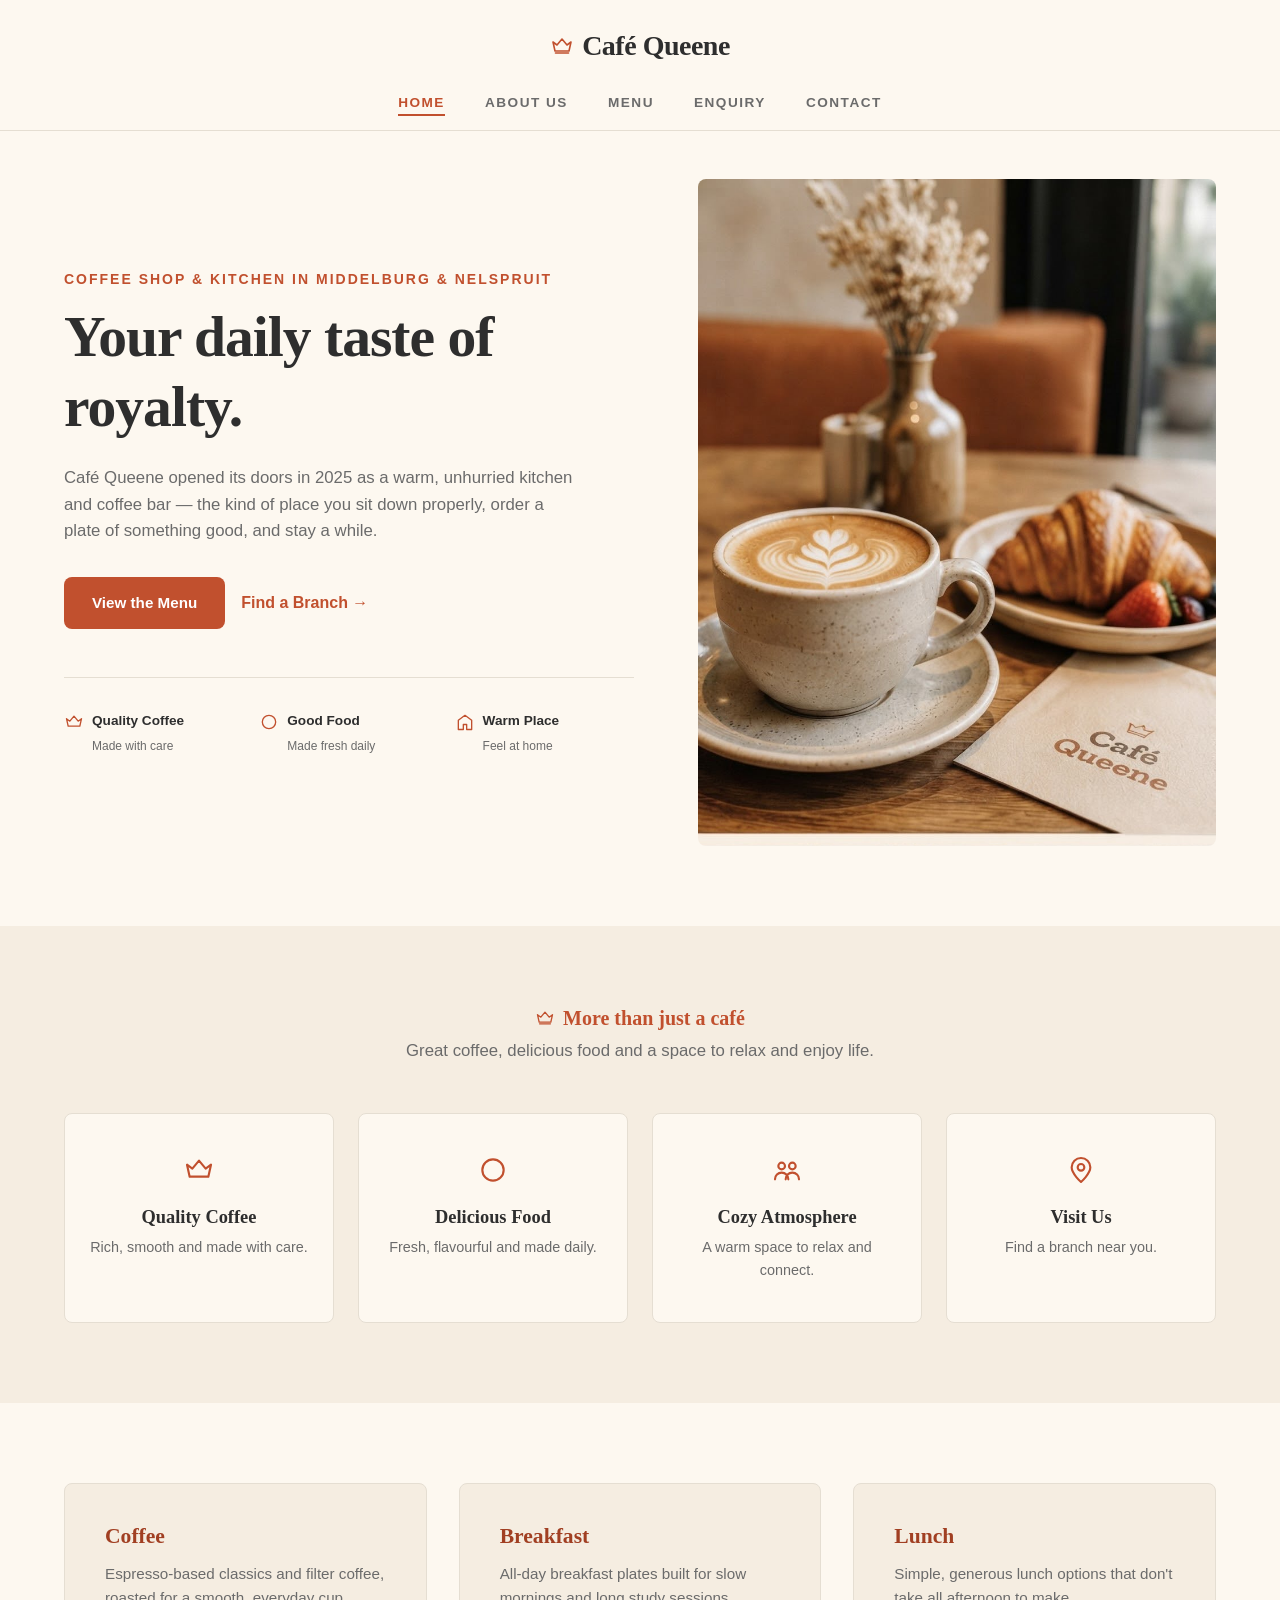
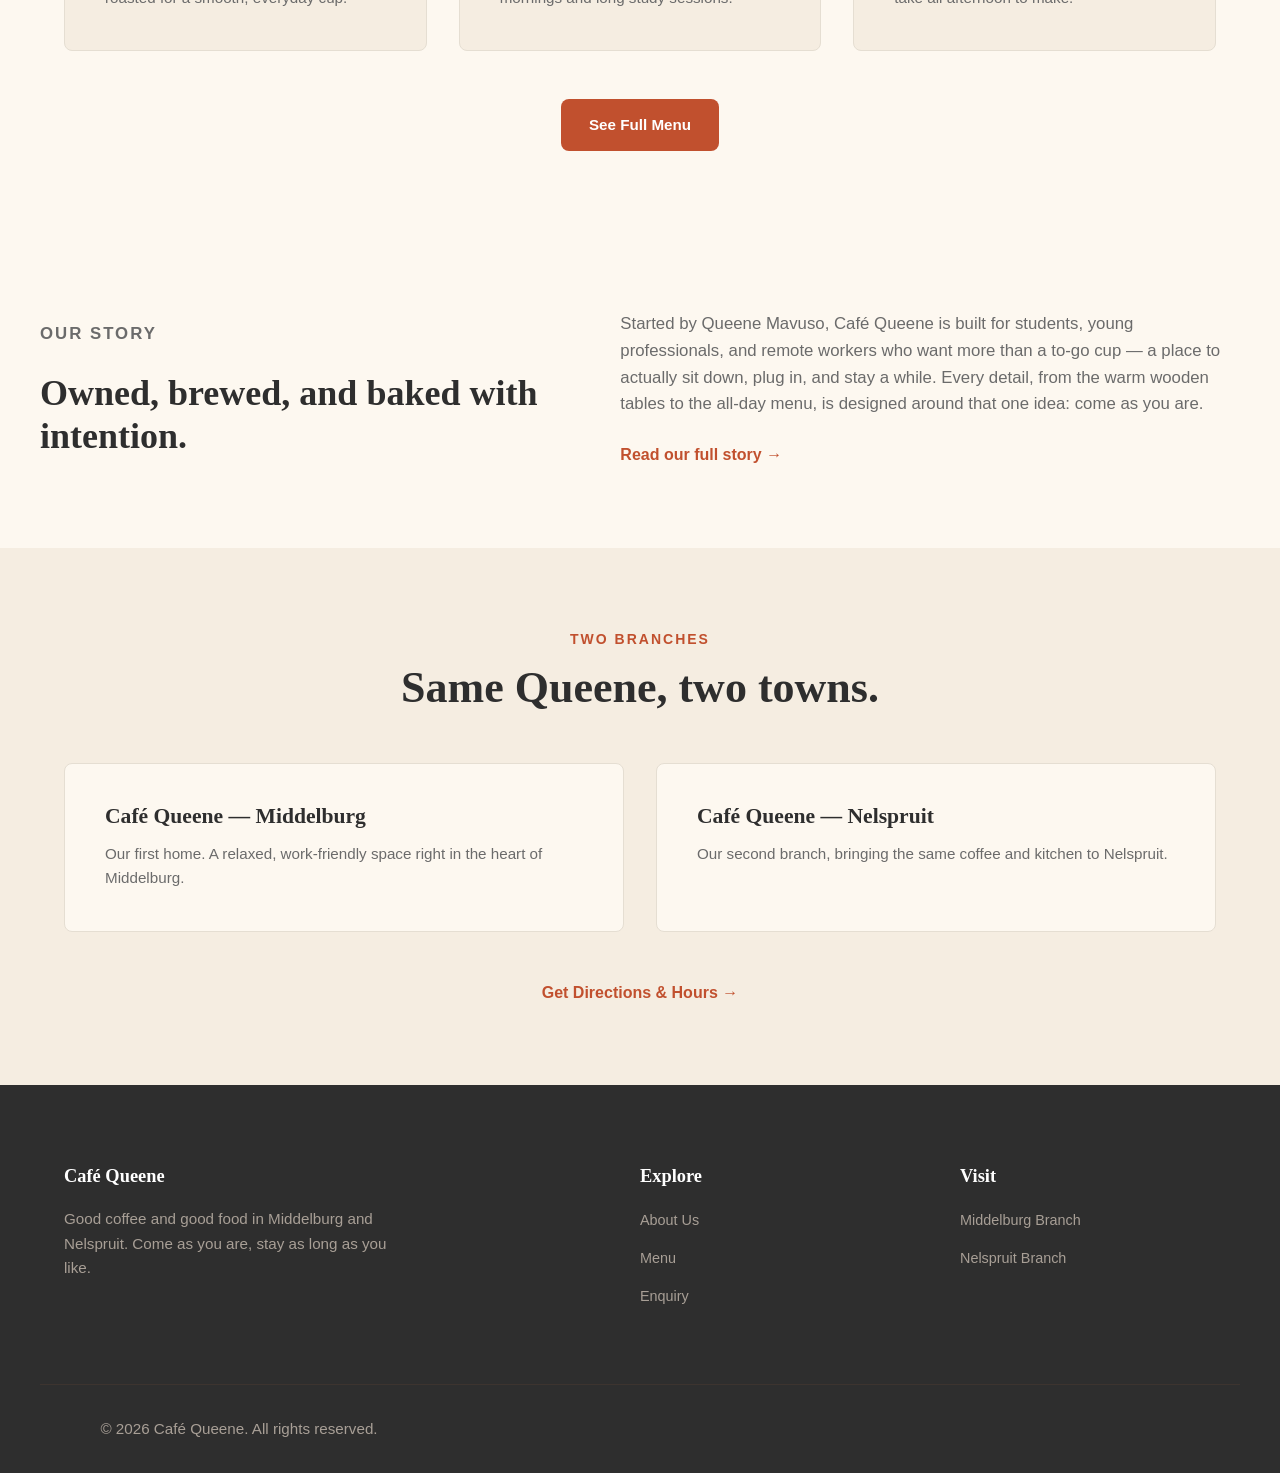
<file: index.html>
<!DOCTYPE html>
<html lang="en-ZA">
<head>
  <meta charset="UTF-8" />
  <meta http-equiv="Content-Security-Policy" content="default-src 'self'; script-src 'self'; style-src 'self' https://fonts.googleapis.com; font-src https://fonts.gstatic.com; img-src 'self' data:; connect-src 'none'; form-action 'self'; base-uri 'self'; object-src 'none'" />
  <meta name="referrer" content="strict-origin-when-cross-origin" />
  <meta name="viewport" content="width=device-width, initial-scale=1.0" />
  <title>Café Queene | Coffee &amp; Kitchen, Middelburg &amp; Nelspruit</title>
  <meta name="description" content="Café Queene is a warm, work-friendly coffee shop and kitchen in Middelburg and Nelspruit. Fresh breakfast, lunch and coffee, and a place to stay a while." />
  <link rel="canonical" href="https://YOUR-SITE-URL/" />
  <meta name="theme-color" content="#c1502e" />
  <link rel="icon" href="images/favicon.svg" type="image/svg+xml" />

  <!-- Open Graph and Twitter cards (how the page looks when shared) -->
  <meta property="og:type" content="website" />
  <meta property="og:site_name" content="Café Queene" />
  <meta property="og:locale" content="en_ZA" />
  <meta property="og:title" content="Café Queene | Coffee &amp; Kitchen, Middelburg &amp; Nelspruit" />
  <meta property="og:description" content="Café Queene is a warm, work-friendly coffee shop and kitchen in Middelburg and Nelspruit. Fresh breakfast, lunch and coffee, and a place to stay a while." />
  <meta property="og:url" content="https://YOUR-SITE-URL/" />
  <meta property="og:image" content="https://YOUR-SITE-URL/images/og-image.jpg" />
  <meta property="og:image:width" content="1200" />
  <meta property="og:image:height" content="630" />
  <meta property="og:image:alt" content="A Café Queene branded latte with heart-shaped foam art, coffee beans and a croissant" />
  <meta name="twitter:card" content="summary_large_image" />
  <meta name="twitter:title" content="Café Queene | Coffee &amp; Kitchen, Middelburg &amp; Nelspruit" />
  <meta name="twitter:description" content="Café Queene is a warm, work-friendly coffee shop and kitchen in Middelburg and Nelspruit. Fresh breakfast, lunch and coffee, and a place to stay a while." />
  <meta name="twitter:image" content="https://YOUR-SITE-URL/images/og-image.jpg" />

  <!-- Structured data for search engines (schema.org) -->
  <script type="application/ld+json">
{
  "@context": "https://schema.org",
  "@graph": [
    {
      "@type": "Organization",
      "@id": "https://YOUR-SITE-URL/#organization",
      "name": "Café Queene",
      "url": "https://YOUR-SITE-URL/",
      "image": "https://YOUR-SITE-URL/images/og-image.jpg",
      "description": "A warm, work-friendly coffee shop and kitchen with branches in Middelburg and Nelspruit.",
      "founder": {
        "@type": "Person",
        "name": "Queene Mavuso"
      },
      "foundingDate": "2025",
      "areaServed": [
        "Middelburg",
        "Nelspruit"
      ]
    },
    {
      "@type": "WebSite",
      "@id": "https://YOUR-SITE-URL/#website",
      "url": "https://YOUR-SITE-URL/",
      "name": "Café Queene",
      "inLanguage": "en-ZA",
      "publisher": {
        "@id": "https://YOUR-SITE-URL/#organization"
      }
    }
  ]
}
  </script>

  <link rel="preconnect" href="https://fonts.googleapis.com">
  <link rel="preconnect" href="https://fonts.gstatic.com" crossorigin>
  <link href="https://fonts.googleapis.com/css2?family=Zilla+Slab:wght@500;600;700&family=Nunito+Sans:wght@400;600;700&display=swap" rel="stylesheet">

  <link rel="stylesheet" href="css/style.css">
</head>
<body>

  <a class="skip-link" href="#main">Skip to main content</a>

  <header class="site-header">
    <nav class="nav container" aria-label="Main navigation">
      <div class="nav__brand">
        <svg class="nav__crown" viewBox="0 0 24 24" fill="none" xmlns="http://www.w3.org/2000/svg" aria-hidden="true">
          <path d="M3 8L7 11L12 5L17 11L21 8L19 17H5L3 8Z" stroke="currentColor" stroke-width="1.6" stroke-linejoin="round"/>
          <line x1="5.5" y1="19" x2="18.5" y2="19" stroke="currentColor" stroke-width="1.6" stroke-linecap="round"/>
        </svg>
        <a href="index.html" class="nav__logo">Café <span>Queene</span></a>
      </div>

      <button class="nav__toggle" type="button" aria-controls="primary-nav" aria-expanded="false" aria-label="Open navigation menu">
        <span class="nav__toggle-bar"></span>
        <span class="nav__toggle-bar"></span>
        <span class="nav__toggle-bar"></span>
      </button>

      <ul class="nav__links" id="primary-nav">
        <li><a href="index.html" aria-current="page">Home</a></li>
        <li><a href="about.html">About Us</a></li>
        <li><a href="menu.html">Menu</a></li>
        <li><a href="enquiry.html">Enquiry</a></li>
        <li><a href="contact.html">Contact</a></li>
      </ul>
    </nav>
  </header>

  <main id="main">

    <!-- HERO -->
    <section class="hero">
      <div class="container hero__grid">
        <div class="hero__content">
          <p class="eyebrow">Coffee shop &amp; kitchen in Middelburg &amp; Nelspruit</p>
          <h1>Your daily taste of royalty.</h1>
          <p class="hero__lead">
            Café Queene opened its doors in 2025 as a warm, unhurried kitchen and coffee bar — the kind of place you sit down properly, order a plate of something good, and stay a while.
          </p>

          <div class="hero__actions">
            <a href="menu.html" class="btn btn--primary">View the Menu</a>
            <a href="contact.html" class="link-arrow">Find a Branch &rarr;</a>
          </div>

          <ul class="hero__quickfacts">
            <li>
              <svg viewBox="0 0 24 24" fill="none" xmlns="http://www.w3.org/2000/svg" aria-hidden="true">
                <path d="M3 8L7 11L12 5L17 11L21 8L19 17H5L3 8Z" stroke="currentColor" stroke-width="1.6" stroke-linejoin="round"/>
              </svg>
              <div>
                <strong>Quality Coffee</strong>
                <span>Made with care</span>
              </div>
            </li>
            <li>
              <svg viewBox="0 0 24 24" fill="none" xmlns="http://www.w3.org/2000/svg" aria-hidden="true">
                <circle cx="12" cy="12" r="8" stroke="currentColor" stroke-width="1.6"/>
              </svg>
              <div>
                <strong>Good Food</strong>
                <span>Made fresh daily</span>
              </div>
            </li>
            <li>
              <svg viewBox="0 0 24 24" fill="none" xmlns="http://www.w3.org/2000/svg" aria-hidden="true">
                <path d="M4 21V10L12 4L20 10V21H14V15H10V21H4Z" stroke="currentColor" stroke-width="1.6" stroke-linejoin="round"/>
              </svg>
              <div>
                <strong>Warm Place</strong>
                <span>Feel at home</span>
              </div>
            </li>
          </ul>
        </div>

        <div class="hero__photo-frame photo-frame--natural">
          <img src="images/home-hero.jpg" alt="A latte with heart-shaped foam art, a croissant with strawberries, and a Café Queene branded napkin on a wooden table" width="912" height="1173" decoding="async" fetchpriority="high">
        </div>
      </div>
    </section>

    <!-- MORE THAN JUST A CAFE -->
    <section class="section features">
      <div class="container">
        <div class="features__heading">
          <h2 class="features__crown">
            <svg viewBox="0 0 24 24" fill="none" xmlns="http://www.w3.org/2000/svg" aria-hidden="true">
              <path d="M3 8L7 11L12 5L17 11L21 8L19 17H5L3 8Z" stroke="currentColor" stroke-width="1.6" stroke-linejoin="round"/>
              <line x1="5.5" y1="19" x2="18.5" y2="19" stroke="currentColor" stroke-width="1.6" stroke-linecap="round"/>
            </svg>
            More than just a café
          </h2>
          <p class="features__sub">Great coffee, delicious food and a space to relax and enjoy life.</p>
        </div>

        <div class="features__grid">
          <article class="feature-item">
            <svg viewBox="0 0 24 24" fill="none" xmlns="http://www.w3.org/2000/svg" aria-hidden="true">
              <path d="M3 8L7 11L12 5L17 11L21 8L19 17H5L3 8Z" stroke="currentColor" stroke-width="1.6" stroke-linejoin="round"/>
            </svg>
            <h3>Quality Coffee</h3>
            <p>Rich, smooth and made with care.</p>
          </article>
          <article class="feature-item">
            <svg viewBox="0 0 24 24" fill="none" xmlns="http://www.w3.org/2000/svg" aria-hidden="true">
              <circle cx="12" cy="12" r="8" stroke="currentColor" stroke-width="1.6"/>
            </svg>
            <h3>Delicious Food</h3>
            <p>Fresh, flavourful and made daily.</p>
          </article>
          <article class="feature-item">
            <svg viewBox="0 0 24 24" fill="none" xmlns="http://www.w3.org/2000/svg" aria-hidden="true">
              <circle cx="8" cy="9" r="2.5" stroke="currentColor" stroke-width="1.6"/>
              <circle cx="16" cy="9" r="2.5" stroke="currentColor" stroke-width="1.6"/>
              <path d="M3 19c0-2.8 2.2-5 5-5s5 2.2 5 5M11 19c0-2.8 2.2-5 5-5s5 2.2 5 5" stroke="currentColor" stroke-width="1.6" stroke-linecap="round"/>
            </svg>
            <h3>Cozy Atmosphere</h3>
            <p>A warm space to relax and connect.</p>
          </article>
          <article class="feature-item">
            <svg viewBox="0 0 24 24" fill="none" xmlns="http://www.w3.org/2000/svg" aria-hidden="true">
              <path d="M12 21s-7-6.2-7-11a7 7 0 0 1 14 0c0 4.8-7 11-7 11Z" stroke="currentColor" stroke-width="1.6" stroke-linejoin="round"/>
              <circle cx="12" cy="10" r="2.5" stroke="currentColor" stroke-width="1.6"/>
            </svg>
            <h3>Visit Us</h3>
            <p>Find a branch near you.</p>
          </article>
        </div>
      </div>
    </section>

    <!-- MENU HIGHLIGHTS -->
    <section class="section">
      <div class="container">
        <h2 class="visually-hidden">Menu highlights</h2>
        <div class="menu-highlights">
          <article class="highlight-card">
            <h3>Coffee</h3>
            <p>Espresso-based classics and filter coffee, roasted for a smooth, everyday cup.</p>
          </article>
          <article class="highlight-card">
            <h3>Breakfast</h3>
            <p>All-day breakfast plates built for slow mornings and long study sessions.</p>
          </article>
          <article class="highlight-card">
            <h3>Lunch</h3>
            <p>Simple, generous lunch options that don't take all afternoon to make.</p>
          </article>
        </div>
        <div class="menu-highlights__cta">
          <a href="menu.html" class="btn btn--primary">See Full Menu</a>
        </div>
      </div>
    </section>

    <!-- OUR STORY -->
    <section class="section container intro">
      <div class="intro__grid">
        <div>
          <p class="eyebrow">Our Story</p>
          <h2>Owned, brewed, and baked with intention.</h2>
        </div>
        <div>
          <p>
            Started by Queene Mavuso, Café Queene is built for students, young professionals, and remote workers who want more than a to-go cup — a place to actually sit down, plug in, and stay a while. Every detail, from the warm wooden tables to the all-day menu, is designed around that one idea: come as you are.
          </p>
          <a href="about.html" class="link-arrow">Read our full story &rarr;</a>
        </div>
      </div>
    </section>

    <!-- TWO BRANCHES -->
    <section class="section branches">
      <div class="container">
        <div class="section-heading text-center">
          <p class="eyebrow">Two Branches</p>
          <h2 class="section-title">Same Queene, two towns.</h2>
        </div>

        <div class="branches__grid">
          <article class="branch-card">
            <h3>Café Queene — Middelburg</h3>
            <p>Our first home. A relaxed, work-friendly space right in the heart of Middelburg.</p>
          </article>
          <article class="branch-card">
            <h3>Café Queene — Nelspruit</h3>
            <p>Our second branch, bringing the same coffee and kitchen to Nelspruit.</p>
          </article>
        </div>

        <div class="menu-highlights__cta">
          <a href="contact.html" class="link-arrow">Get Directions &amp; Hours &rarr;</a>
        </div>
      </div>
    </section>

  </main>

  <footer class="site-footer">
    <div class="container footer-grid">
      <div>
        <h2>Café Queene</h2>
        <p>Good coffee and good food in Middelburg and Nelspruit. Come as you are, stay as long as you like.</p>
      </div>
      <div>
        <h2>Explore</h2>
        <ul>
          <li><a href="about.html">About Us</a></li>
          <li><a href="menu.html">Menu</a></li>
          <li><a href="enquiry.html">Enquiry</a></li>
        </ul>
      </div>
      <div>
        <h2>Visit</h2>
        <ul>
          <li><a href="contact.html">Middelburg Branch</a></li>
          <li><a href="contact.html">Nelspruit Branch</a></li>
        </ul>
      </div>
    </div>
    <div class="container footer-bottom">
      <p>&copy; 2026 Café Queene. All rights reserved.</p>
    </div>
  </footer>

  <script src="js/main.js" defer></script>
</body>
</html>
</file>
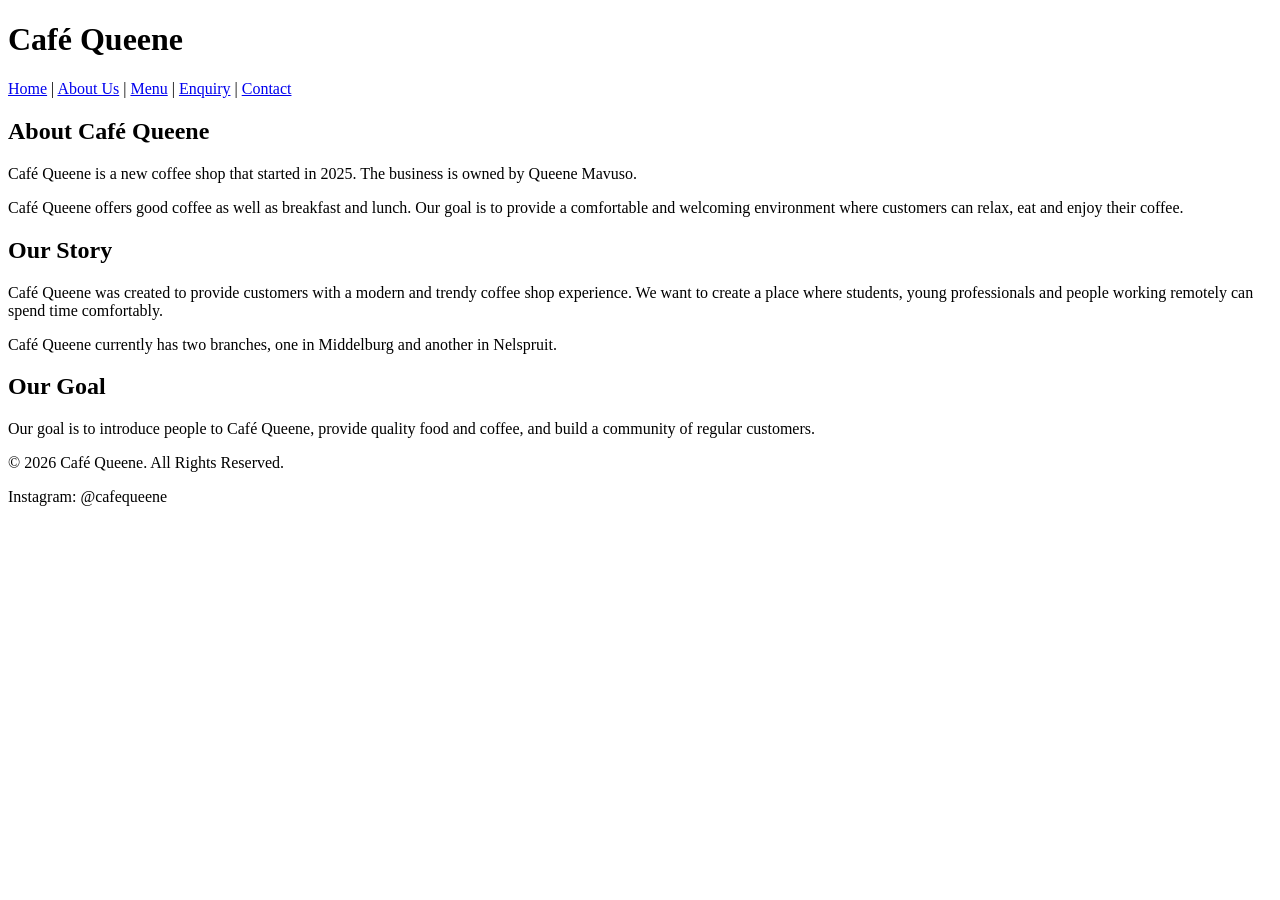
<file: aboutus.html>
<!DOCTYPE html>
<html lang="en">
<head>
    <meta charset="UTF-8">
    <meta name="viewport" content="width=device-width, initial-scale=1.0">
    <title>Café Queene | About Us</title>
</head>

<body>

    <header>
        <h1>Café Queene</h1>

        <nav>
            <a href="index.html">Home</a> |
            <a href="about.html">About Us</a> |
            <a href="menu.html">Menu</a> |
            <a href="enquiry.html">Enquiry</a> |
            <a href="contact.html">Contact</a>
        </nav>
    </header>

    <main>

        <section>
            <h2>About Café Queene</h2>

            <p>
                Café Queene is a new coffee shop that started in 2025.
                The business is owned by Queene Mavuso.
            </p>

            <p>
                Café Queene offers good coffee as well as breakfast and
                lunch. Our goal is to provide a comfortable and welcoming
                environment where customers can relax, eat and enjoy their
                coffee.
            </p>
        </section>

        <section>
            <h2>Our Story</h2>

            <p>
                Café Queene was created to provide customers with a modern
                and trendy coffee shop experience. We want to create a place
                where students, young professionals and people working
                remotely can spend time comfortably.
            </p>

            <p>
                Café Queene currently has two branches, one in Middelburg
                and another in Nelspruit.
            </p>
        </section>

        <section>
            <h2>Our Goal</h2>

            <p>
                Our goal is to introduce people to Café Queene, provide
                quality food and coffee, and build a community of regular
                customers.
            </p>
        </section>

    </main>

    <footer>
        <p>&copy; 2026 Café Queene. All Rights Reserved.</p>
        <p>Instagram: @cafequeene</p>
    </footer>

</body>
</html>
</file>
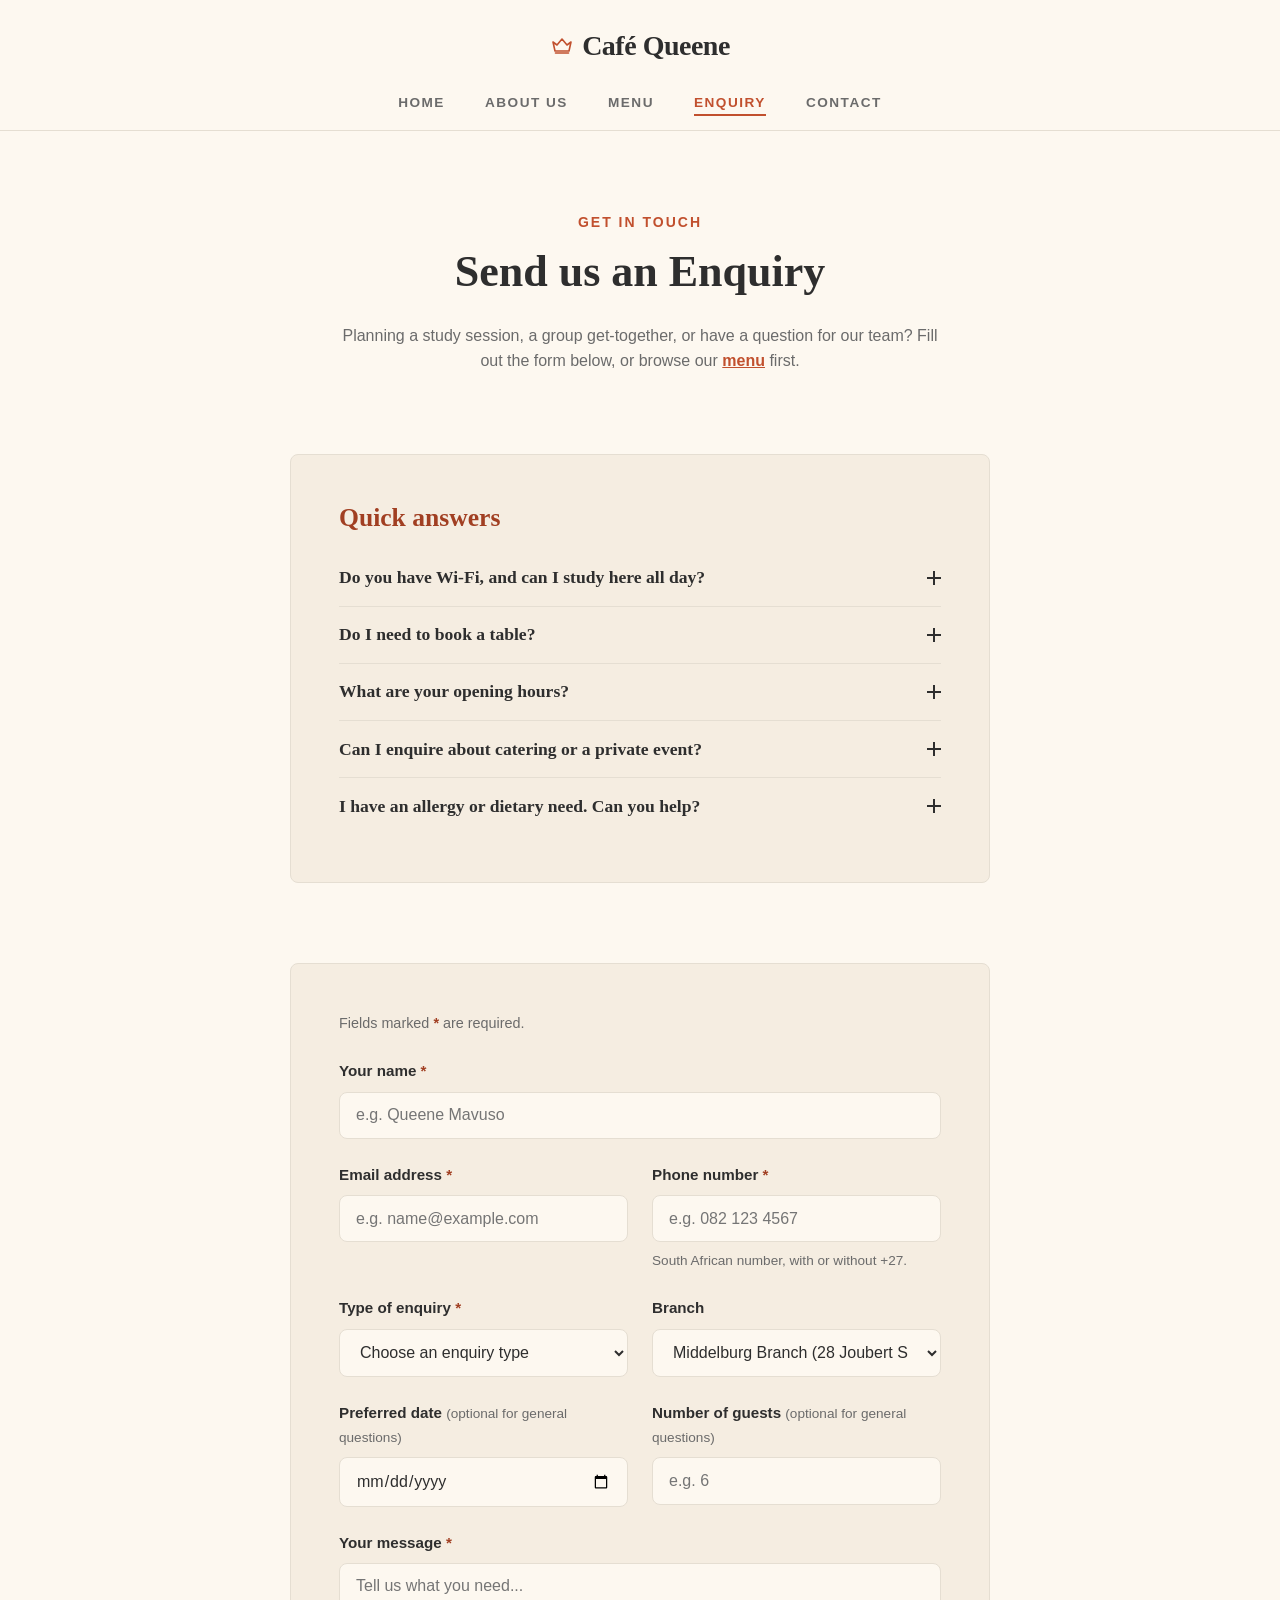
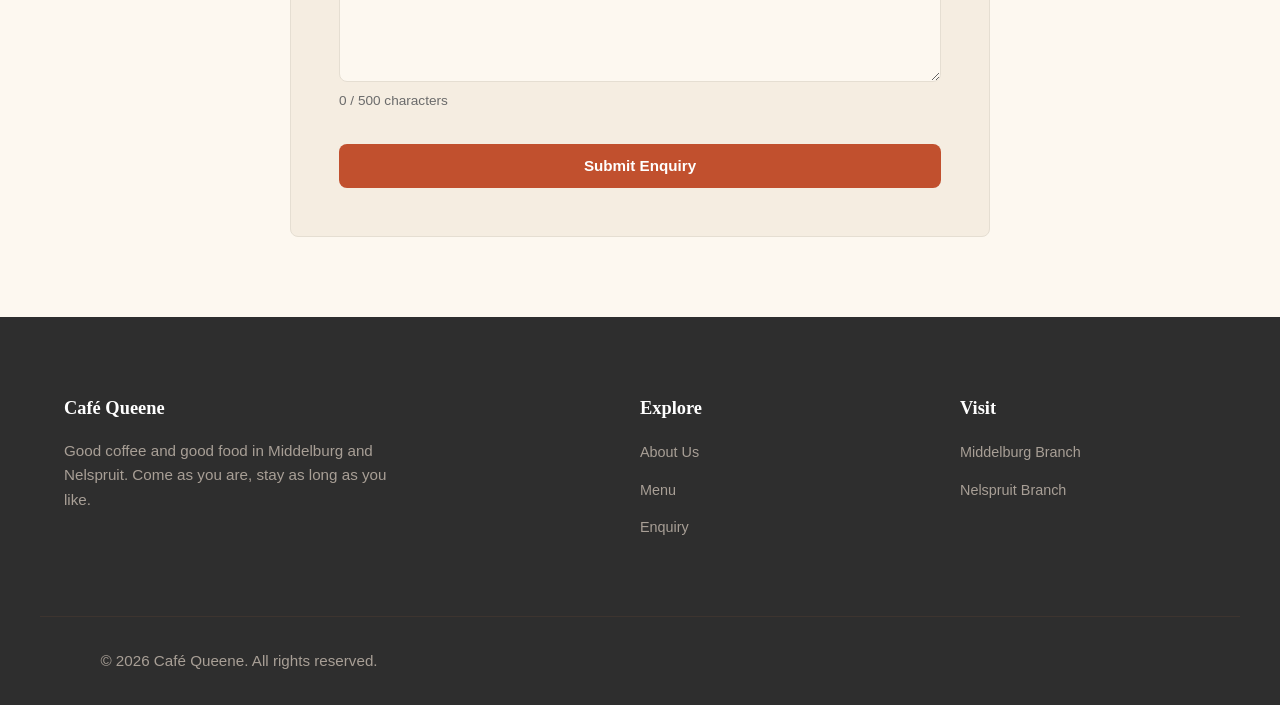
<file: enquiry.html>
<!DOCTYPE html>
<html lang="en-ZA">
<head>
  <meta charset="UTF-8" />
  <meta http-equiv="Content-Security-Policy" content="default-src 'self'; script-src 'self'; style-src 'self' https://fonts.googleapis.com; font-src https://fonts.gstatic.com; img-src 'self' data:; connect-src https://formspree.io; form-action 'self' https://formspree.io; base-uri 'self'; object-src 'none'" />
  <meta name="referrer" content="strict-origin-when-cross-origin" />
  <meta name="viewport" content="width=device-width, initial-scale=1.0" />
  <title>Enquiries &amp; Bookings | Café Queene Middelburg &amp; Nelspruit</title>
  <meta name="description" content="Ask Café Queene about study tables, group bookings, private events or catering in Middelburg and Nelspruit, and get an instant cost estimate." />
  <link rel="canonical" href="https://YOUR-SITE-URL/enquiry.html" />
  <meta name="theme-color" content="#c1502e" />
  <link rel="icon" href="images/favicon.svg" type="image/svg+xml" />

  <!-- Open Graph and Twitter cards (how the page looks when shared) -->
  <meta property="og:type" content="website" />
  <meta property="og:site_name" content="Café Queene" />
  <meta property="og:locale" content="en_ZA" />
  <meta property="og:title" content="Enquiries &amp; Bookings | Café Queene Middelburg &amp; Nelspruit" />
  <meta property="og:description" content="Ask Café Queene about study tables, group bookings, private events or catering in Middelburg and Nelspruit, and get an instant cost estimate." />
  <meta property="og:url" content="https://YOUR-SITE-URL/enquiry.html" />
  <meta property="og:image" content="https://YOUR-SITE-URL/images/og-image.jpg" />
  <meta property="og:image:width" content="1200" />
  <meta property="og:image:height" content="630" />
  <meta property="og:image:alt" content="A Café Queene branded latte with heart-shaped foam art, coffee beans and a croissant" />
  <meta name="twitter:card" content="summary_large_image" />
  <meta name="twitter:title" content="Enquiries &amp; Bookings | Café Queene Middelburg &amp; Nelspruit" />
  <meta name="twitter:description" content="Ask Café Queene about study tables, group bookings, private events or catering in Middelburg and Nelspruit, and get an instant cost estimate." />
  <meta name="twitter:image" content="https://YOUR-SITE-URL/images/og-image.jpg" />

  <link rel="preconnect" href="https://fonts.googleapis.com">
  <link rel="preconnect" href="https://fonts.gstatic.com" crossorigin>
  <link href="https://fonts.googleapis.com/css2?family=Zilla+Slab:wght@500;600;700&family=Nunito+Sans:wght@400;600;700&display=swap" rel="stylesheet">

  <link rel="stylesheet" href="css/style.css">
</head>
<body>

  <a class="skip-link" href="#main">Skip to main content</a>

  <header class="site-header">
    <nav class="nav container" aria-label="Main navigation">
      <div class="nav__brand">
        <svg class="nav__crown" viewBox="0 0 24 24" fill="none" xmlns="http://www.w3.org/2000/svg" aria-hidden="true">
          <path d="M3 8L7 11L12 5L17 11L21 8L19 17H5L3 8Z" stroke="currentColor" stroke-width="1.6" stroke-linejoin="round"/>
          <line x1="5.5" y1="19" x2="18.5" y2="19" stroke="currentColor" stroke-width="1.6" stroke-linecap="round"/>
        </svg>
        <a href="index.html" class="nav__logo">Café <span>Queene</span></a>
      </div>

      <button class="nav__toggle" type="button" aria-controls="primary-nav" aria-expanded="false" aria-label="Open navigation menu">
        <span class="nav__toggle-bar"></span>
        <span class="nav__toggle-bar"></span>
        <span class="nav__toggle-bar"></span>
      </button>

      <ul class="nav__links" id="primary-nav">
        <li><a href="index.html">Home</a></li>
        <li><a href="about.html">About Us</a></li>
        <li><a href="menu.html">Menu</a></li>
        <li><a href="enquiry.html" aria-current="page">Enquiry</a></li>
        <li><a href="contact.html">Contact</a></li>
      </ul>
    </nav>
  </header>

  <main id="main">

    <!-- PAGE HEADER -->
    <section class="section">
      <div class="container text-center">
        <p class="eyebrow">Get in Touch</p>
        <h1 class="section-title">Send us an Enquiry</h1>
        <p class="page-intro">
          Planning a study session, a group get-together, or have a question for our team? Fill out the form below, or browse our <a href="menu.html">menu</a> first.
        </p>
      </div>
    </section>

    <!-- FAQ ACCORDION -->
    <section class="section section--flush-top">
      <div class="container">
        <div class="form-card">
          <h2 class="faq-title">Quick answers</h2>
          <div class="accordion">
          <div class="accordion__item">
            <h3 class="accordion__heading">
              <button type="button" class="accordion__trigger" id="faq-trigger-1" aria-expanded="false" aria-controls="faq-panel-1">
                <span>Do you have Wi-Fi, and can I study here all day?</span>
                <span class="accordion__icon" aria-hidden="true"></span>
              </button>
            </h3>
            <div class="accordion__panel" id="faq-panel-1" role="region" aria-labelledby="faq-trigger-1" hidden>
              <p>Yes, both branches are set up for students and remote workers. Grab a table, plug in and stay as long as you like. We simply ask that you order something every couple of hours.</p>
            </div>
          </div>
          <div class="accordion__item">
            <h3 class="accordion__heading">
              <button type="button" class="accordion__trigger" id="faq-trigger-2" aria-expanded="false" aria-controls="faq-panel-2">
                <span>Do I need to book a table?</span>
                <span class="accordion__icon" aria-hidden="true"></span>
              </button>
            </h3>
            <div class="accordion__panel" id="faq-panel-2" role="region" aria-labelledby="faq-trigger-2" hidden>
              <p>Not for study or work tables, just walk in. For groups, private events or catering, please use the form below so we can confirm a date with you.</p>
            </div>
          </div>
          <div class="accordion__item">
            <h3 class="accordion__heading">
              <button type="button" class="accordion__trigger" id="faq-trigger-3" aria-expanded="false" aria-controls="faq-panel-3">
                <span>What are your opening hours?</span>
                <span class="accordion__icon" aria-hidden="true"></span>
              </button>
            </h3>
            <div class="accordion__panel" id="faq-panel-3" role="region" aria-labelledby="faq-trigger-3" hidden>
              <p>Both branches are open Monday to Saturday from 7:00 AM to 6:00 PM, and on Sundays from 8:00 AM to 4:00 PM.</p>
            </div>
          </div>
          <div class="accordion__item">
            <h3 class="accordion__heading">
              <button type="button" class="accordion__trigger" id="faq-trigger-4" aria-expanded="false" aria-controls="faq-panel-4">
                <span>Can I enquire about catering or a private event?</span>
                <span class="accordion__icon" aria-hidden="true"></span>
              </button>
            </h3>
            <div class="accordion__panel" id="faq-panel-4" role="region" aria-labelledby="faq-trigger-4" hidden>
              <p>Yes. Choose "Catering" or "Private event" as the type of enquiry below and tell us the date and number of guests. You will get an estimated cost straight away, and we will confirm by email.</p>
            </div>
          </div>
          <div class="accordion__item">
            <h3 class="accordion__heading">
              <button type="button" class="accordion__trigger" id="faq-trigger-5" aria-expanded="false" aria-controls="faq-panel-5">
                <span>I have an allergy or dietary need. Can you help?</span>
                <span class="accordion__icon" aria-hidden="true"></span>
              </button>
            </h3>
            <div class="accordion__panel" id="faq-panel-5" role="region" aria-labelledby="faq-trigger-5" hidden>
              <p>Please tell us when you order, or mention it in your enquiry, and our team will let you know what we can do. We prepare food fresh daily, so we can usually talk through the ingredients with you.</p>
            </div>
          </div>
          </div>
        </div>
      </div>
    </section>

    <!-- ENQUIRY FORM SECTION -->
    <section class="section section--flush-top">
      <div class="container">
        <div class="form-card">

          <h2 class="visually-hidden">Send your enquiry</h2>
          <form class="form" id="enquiry-form" action="https://formspree.io/f/YOUR_FORM_ID" method="POST" novalidate>

            <p class="form-note">Fields marked <span class="req">*</span> are required.</p>

            <div class="form-group">
              <label for="name">Your name <span class="req">*</span></label>
              <input class="form-control" type="text" id="name" name="name" data-rule="name" autocomplete="name" maxlength="60" required placeholder="e.g. Queene Mavuso" aria-describedby="name-error">
              <p class="form-error" id="name-error" role="alert"></p>
            </div>

            <div class="form-row">
              <div class="form-group">
                <label for="email">Email address <span class="req">*</span></label>
                <input class="form-control" type="email" id="email" name="email" data-rule="email" autocomplete="email" required placeholder="e.g. name@example.com" aria-describedby="email-error">
                <p class="form-error" id="email-error" role="alert"></p>
              </div>

              <div class="form-group">
                <label for="phone">Phone number <span class="req">*</span></label>
                <input class="form-control" type="tel" id="phone" name="phone" data-rule="phone" autocomplete="tel" required placeholder="e.g. 082 123 4567" aria-describedby="phone-hint phone-error">
                <p class="form-hint" id="phone-hint">South African number, with or without +27.</p>
                <p class="form-error" id="phone-error" role="alert"></p>
              </div>
            </div>

            <div class="form-row">
              <div class="form-group">
                <label for="enquiry-type">Type of enquiry <span class="req">*</span></label>
                <select class="form-control" id="enquiry-type" name="enquiry_type" data-rule="select" required aria-describedby="enquiry-type-error">
                  <option value="">Choose an enquiry type</option>
                  <option value="study">Study or work table</option>
                  <option value="group">Group booking</option>
                  <option value="event">Private event</option>
                  <option value="catering">Catering</option>
                  <option value="general">General question</option>
                </select>
                <p class="form-error" id="enquiry-type-error" role="alert"></p>
              </div>

              <div class="form-group">
                <label for="branch">Branch</label>
                <select class="form-control" id="branch" name="branch">
                  <option value="middelburg">Middelburg Branch (28 Joubert St)</option>
                  <option value="nelspruit">Nelspruit Branch (41 Ferreira St)</option>
                </select>
              </div>
            </div>

            <div class="form-row">
              <div class="form-group">
                <label for="date">Preferred date <span class="optional-tag">(optional for general questions)</span></label>
                <input class="form-control" type="date" id="date" name="date" data-rule="date" aria-describedby="date-error">
                <p class="form-error" id="date-error" role="alert"></p>
              </div>

              <div class="form-group">
                <label for="guests">Number of guests <span class="optional-tag">(optional for general questions)</span></label>
                <input class="form-control" type="number" id="guests" name="guests" data-rule="guests" min="1" max="50" inputmode="numeric" placeholder="e.g. 6" aria-describedby="guests-error">
                <p class="form-error" id="guests-error" role="alert"></p>
              </div>
            </div>

            <div class="form-group">
              <label for="message">Your message <span class="req">*</span></label>
              <textarea class="form-control" id="message" name="message" data-rule="message" rows="5" maxlength="500" required placeholder="Tell us what you need..." aria-describedby="message-count message-error"></textarea>
              <p class="form-hint" id="message-count">0 / 500 characters</p>
              <p class="form-error" id="message-error" role="alert"></p>
            </div>

            <!-- Spam trap: hidden from real visitors -->
            <div class="form-hp" aria-hidden="true">
              <label for="website">Leave this field empty</label>
              <input type="text" id="website" name="website" tabindex="-1" autocomplete="off">
            </div>

            <p class="form-error form-error--general" id="form-error" role="alert"></p>

            <button type="submit" class="btn btn--primary btn--block">Submit Enquiry</button>

          </form>

          <!-- Instant response, shown after a valid submission -->
          <div class="form-result" id="enquiry-result" tabindex="-1" role="status" hidden>
            <div id="enquiry-result-body"></div>
            <button type="button" class="btn btn--ghost" id="enquiry-again">Send another enquiry</button>
          </div>

        </div>
      </div>
    </section>

  </main>

  <footer class="site-footer">
    <div class="container footer-grid">
      <div>
        <h2>Café Queene</h2>
        <p>Good coffee and good food in Middelburg and Nelspruit. Come as you are, stay as long as you like.</p>
      </div>
      <div>
        <h2>Explore</h2>
        <ul>
          <li><a href="about.html">About Us</a></li>
          <li><a href="menu.html">Menu</a></li>
          <li><a href="enquiry.html">Enquiry</a></li>
        </ul>
      </div>
      <div>
        <h2>Visit</h2>
        <ul>
          <li><a href="contact.html">Middelburg Branch</a></li>
          <li><a href="contact.html">Nelspruit Branch</a></li>
        </ul>
      </div>
    </div>
    <div class="container footer-bottom">
      <p>&copy; 2026 Café Queene. All rights reserved.</p>
    </div>
  </footer>

  <script src="js/main.js" defer></script>
</body>
</html>
</file>
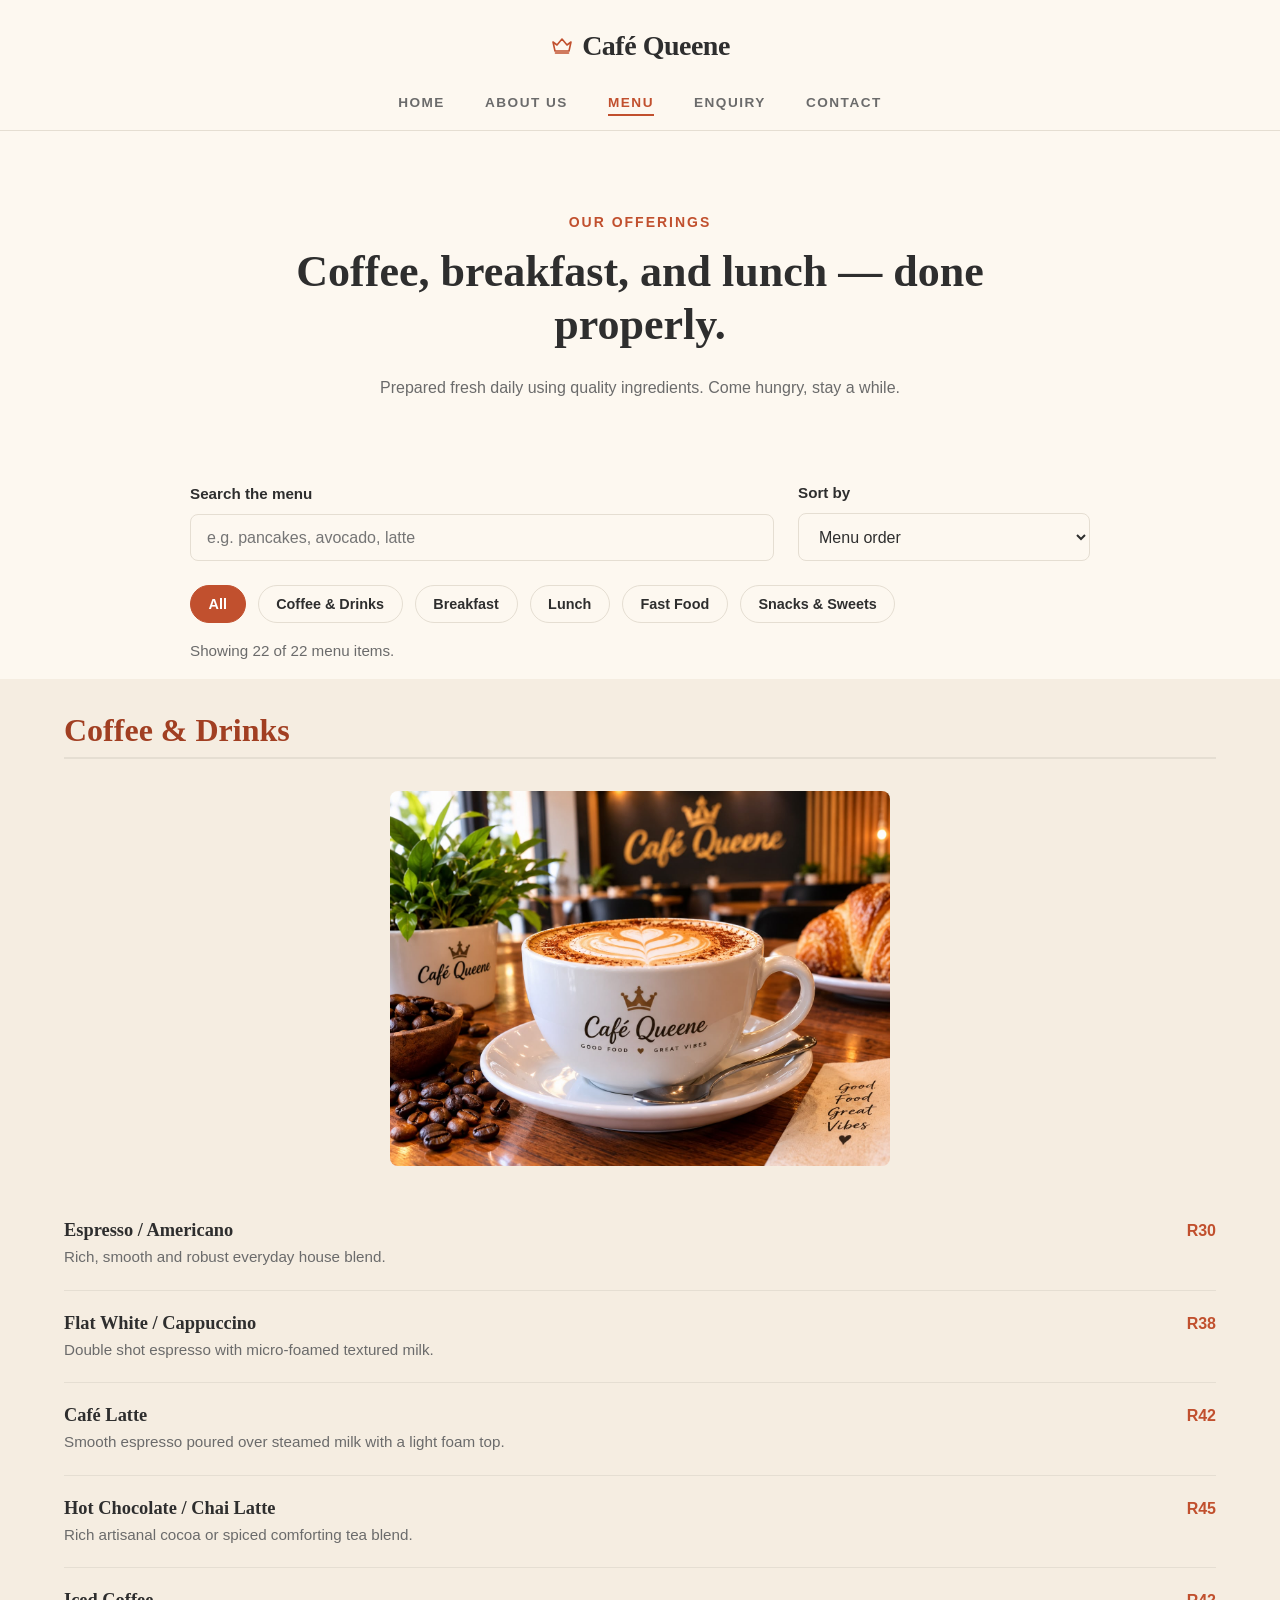
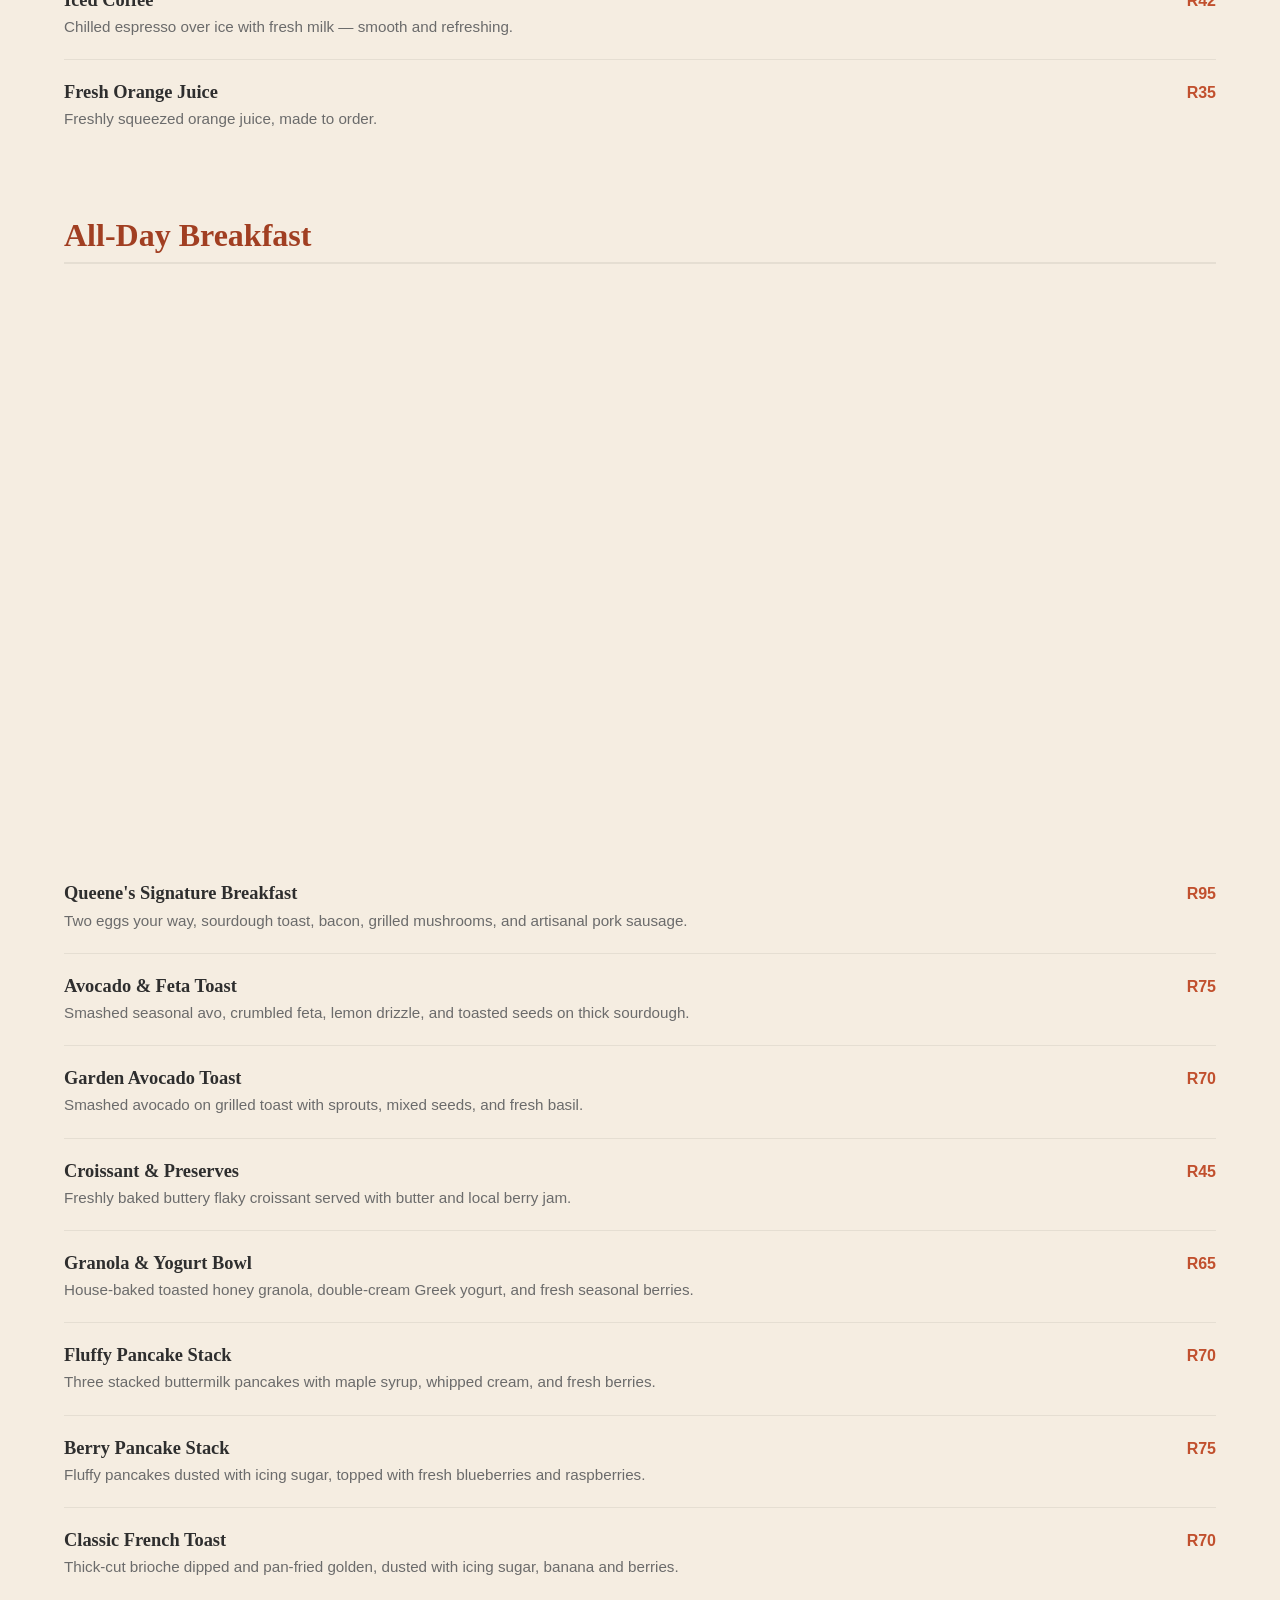
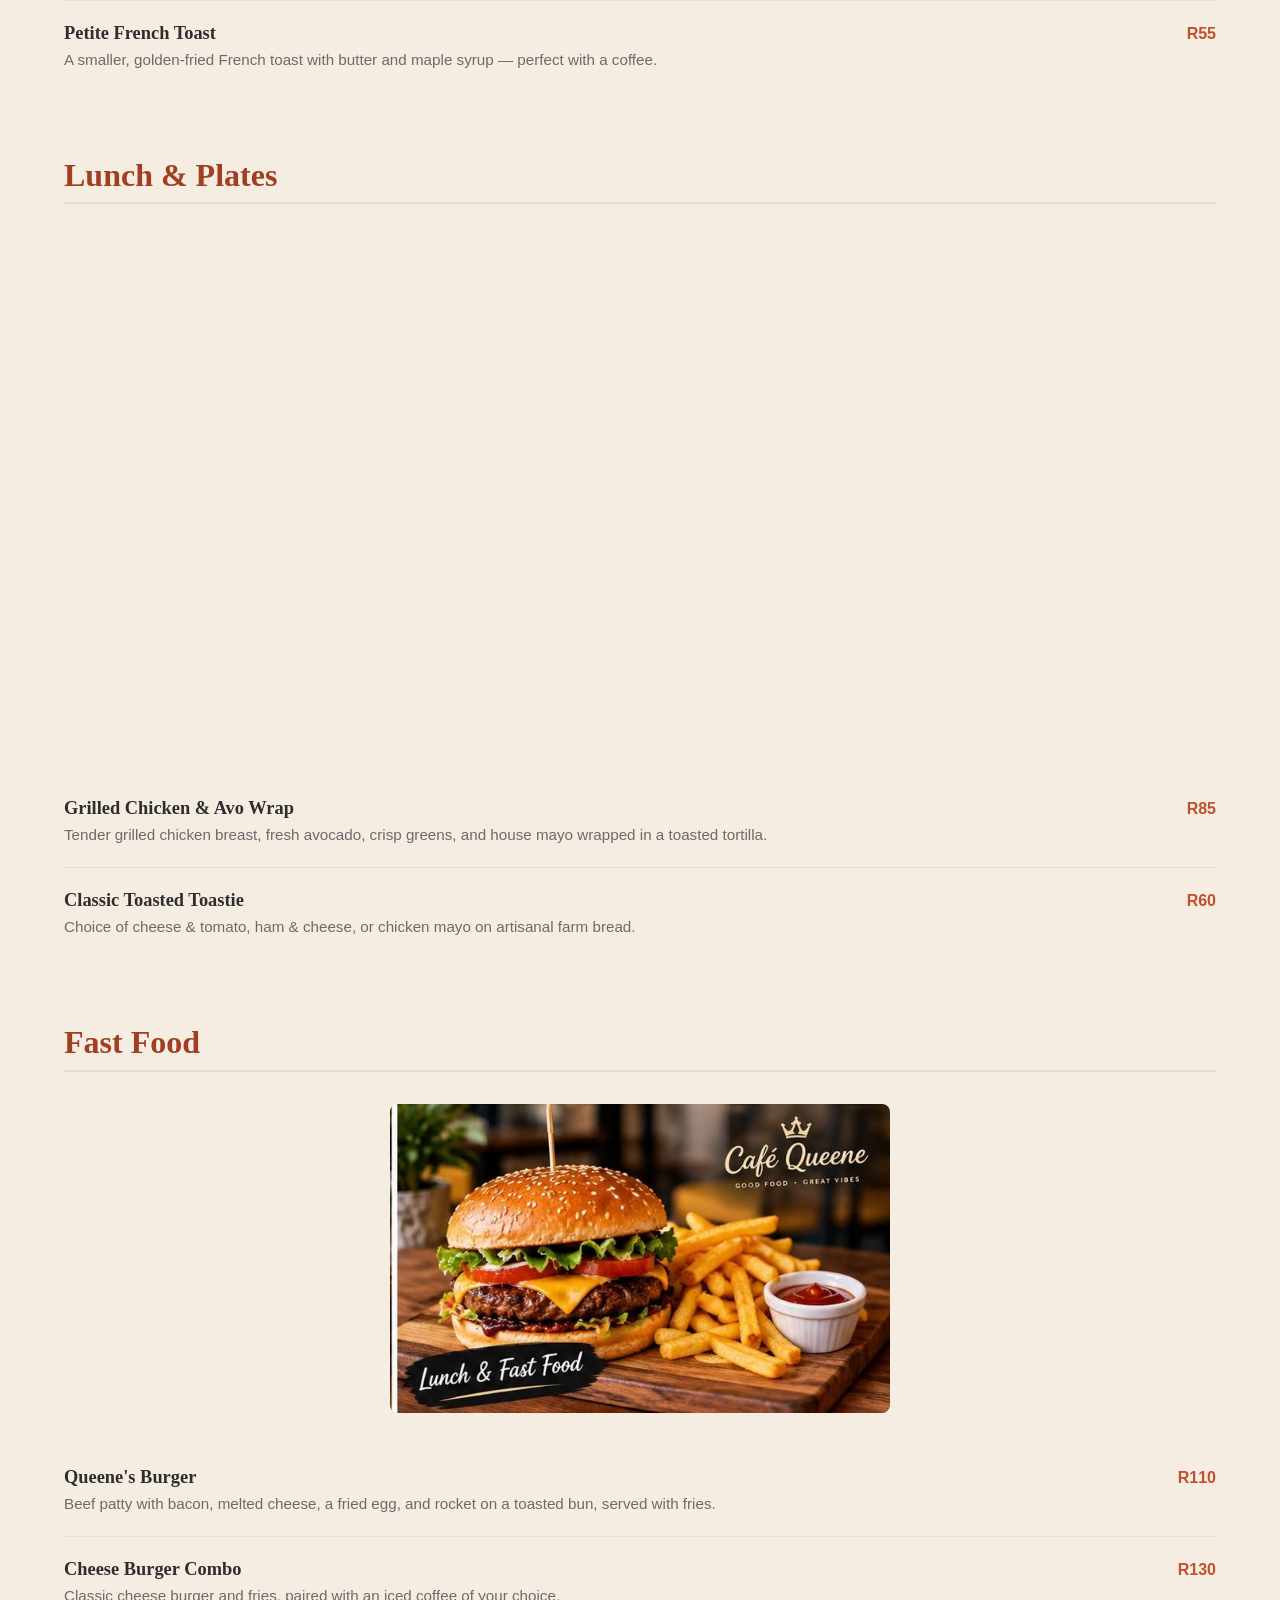
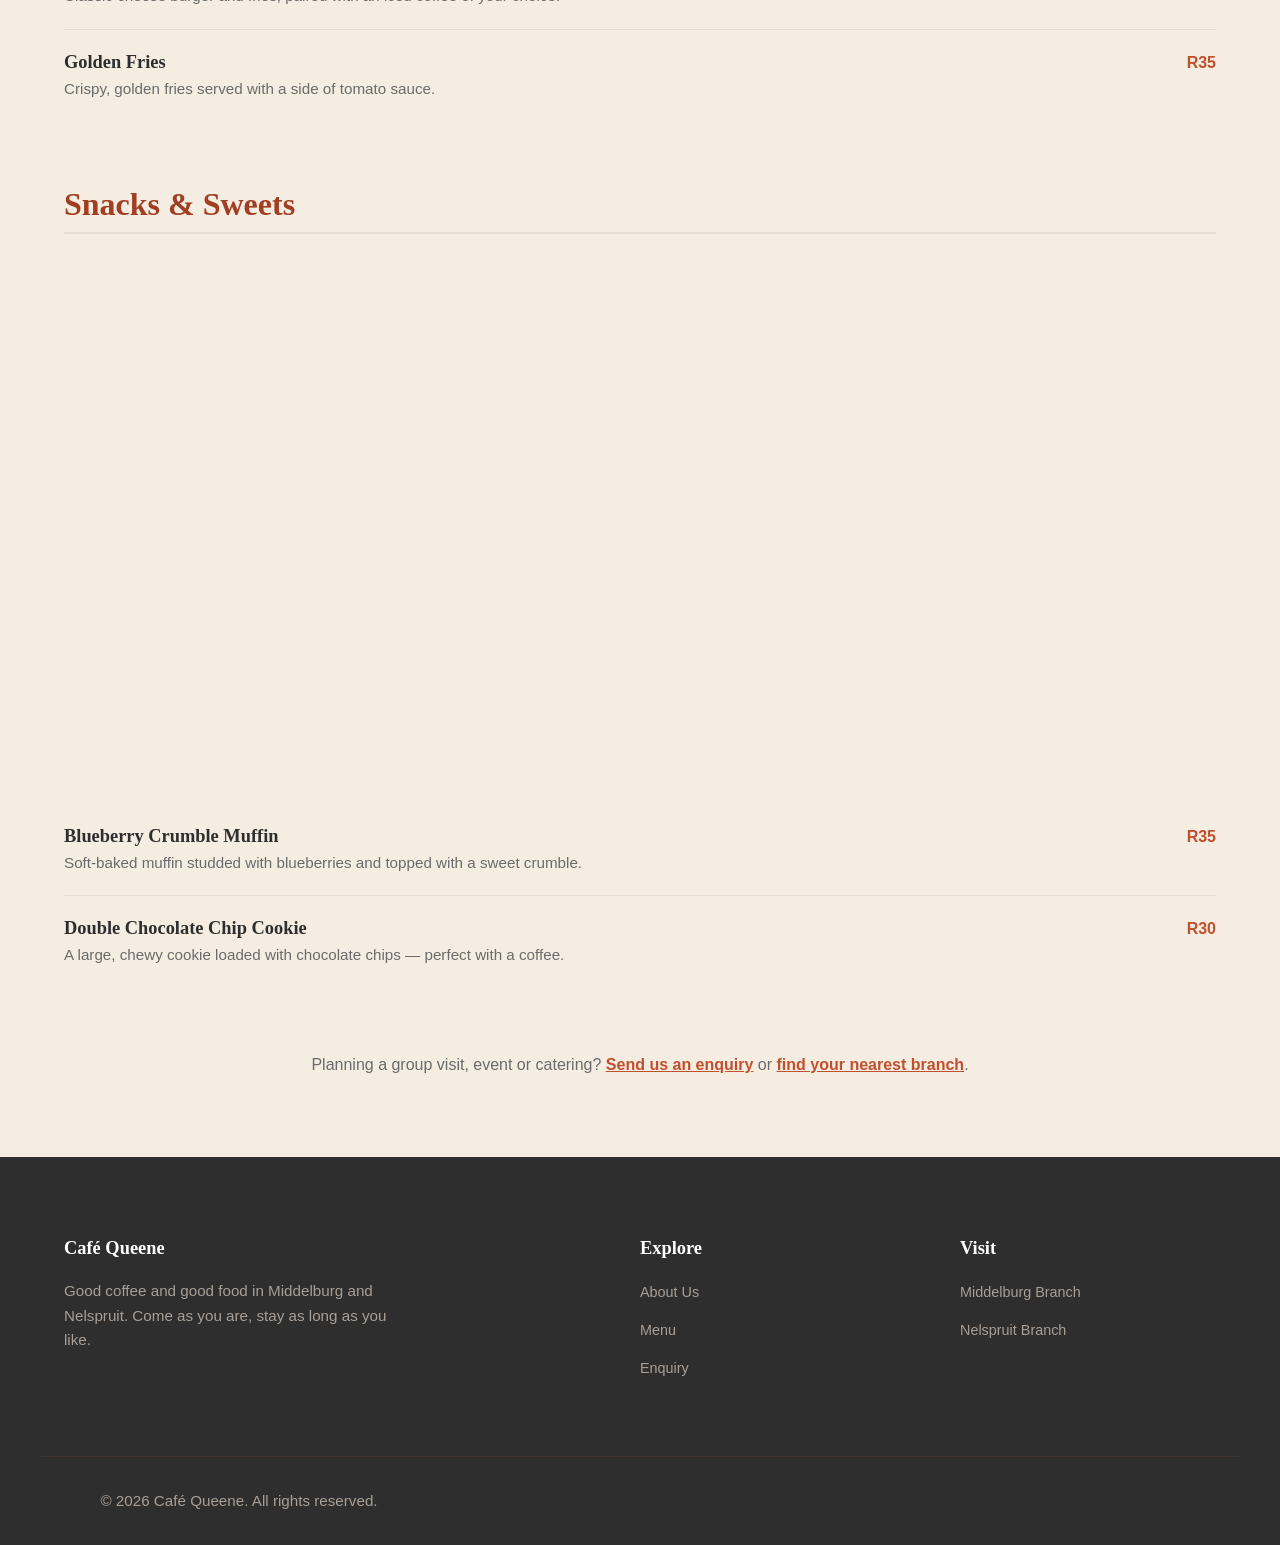
<file: menu.html>
<!DOCTYPE html>
<html lang="en-ZA">
<head>
  <meta charset="UTF-8" />
  <meta http-equiv="Content-Security-Policy" content="default-src 'self'; script-src 'self'; style-src 'self' https://fonts.googleapis.com; font-src https://fonts.gstatic.com; img-src 'self' data:; connect-src 'none'; form-action 'self'; base-uri 'self'; object-src 'none'" />
  <meta name="referrer" content="strict-origin-when-cross-origin" />
  <meta name="viewport" content="width=device-width, initial-scale=1.0" />
  <title>Menu &amp; Prices | Café Queene Coffee, Breakfast &amp; Lunch</title>
  <meta name="description" content="See the full Café Queene menu with prices: coffee, all-day breakfast, lunch, fast food and sweet treats at our Middelburg and Nelspruit coffee shops." />
  <link rel="canonical" href="https://YOUR-SITE-URL/menu.html" />
  <meta name="theme-color" content="#c1502e" />
  <link rel="icon" href="images/favicon.svg" type="image/svg+xml" />

  <!-- Open Graph and Twitter cards (how the page looks when shared) -->
  <meta property="og:type" content="website" />
  <meta property="og:site_name" content="Café Queene" />
  <meta property="og:locale" content="en_ZA" />
  <meta property="og:title" content="Menu &amp; Prices | Café Queene Coffee, Breakfast &amp; Lunch" />
  <meta property="og:description" content="See the full Café Queene menu with prices: coffee, all-day breakfast, lunch, fast food and sweet treats at our Middelburg and Nelspruit coffee shops." />
  <meta property="og:url" content="https://YOUR-SITE-URL/menu.html" />
  <meta property="og:image" content="https://YOUR-SITE-URL/images/og-image.jpg" />
  <meta property="og:image:width" content="1200" />
  <meta property="og:image:height" content="630" />
  <meta property="og:image:alt" content="A Café Queene branded latte with heart-shaped foam art, coffee beans and a croissant" />
  <meta name="twitter:card" content="summary_large_image" />
  <meta name="twitter:title" content="Menu &amp; Prices | Café Queene Coffee, Breakfast &amp; Lunch" />
  <meta name="twitter:description" content="See the full Café Queene menu with prices: coffee, all-day breakfast, lunch, fast food and sweet treats at our Middelburg and Nelspruit coffee shops." />
  <meta name="twitter:image" content="https://YOUR-SITE-URL/images/og-image.jpg" />

  <link rel="preconnect" href="https://fonts.googleapis.com">
  <link rel="preconnect" href="https://fonts.gstatic.com" crossorigin>
  <link href="https://fonts.googleapis.com/css2?family=Zilla+Slab:wght@500;600;700&family=Nunito+Sans:wght@400;600;700&display=swap" rel="stylesheet">

  <link rel="stylesheet" href="css/style.css">
</head>
<body>

  <a class="skip-link" href="#main">Skip to main content</a>

  <header class="site-header">
    <nav class="nav container" aria-label="Main navigation">
      <div class="nav__brand">
        <svg class="nav__crown" viewBox="0 0 24 24" fill="none" xmlns="http://www.w3.org/2000/svg" aria-hidden="true">
          <path d="M3 8L7 11L12 5L17 11L21 8L19 17H5L3 8Z" stroke="currentColor" stroke-width="1.6" stroke-linejoin="round"/>
          <line x1="5.5" y1="19" x2="18.5" y2="19" stroke="currentColor" stroke-width="1.6" stroke-linecap="round"/>
        </svg>
        <a href="index.html" class="nav__logo">Café <span>Queene</span></a>
      </div>

      <button class="nav__toggle" type="button" aria-controls="primary-nav" aria-expanded="false" aria-label="Open navigation menu">
        <span class="nav__toggle-bar"></span>
        <span class="nav__toggle-bar"></span>
        <span class="nav__toggle-bar"></span>
      </button>

      <ul class="nav__links" id="primary-nav">
        <li><a href="index.html">Home</a></li>
        <li><a href="about.html">About Us</a></li>
        <li><a href="menu.html" aria-current="page">Menu</a></li>
        <li><a href="enquiry.html">Enquiry</a></li>
        <li><a href="contact.html">Contact</a></li>
      </ul>
    </nav>
  </header>

  <main id="main">

    <!-- PAGE HEADER -->
    <section class="section">
      <div class="container text-center">
        <p class="eyebrow">Our Offerings</p>
        <h1 class="section-title">Coffee, breakfast, and lunch — done properly.</h1>
        <p class="page-intro">
          Prepared fresh daily using quality ingredients. Come hungry, stay a while.
        </p>
      </div>
    </section>

    <!-- SEARCH, FILTER AND SORT -->
    <section class="container menu-controls-wrap">
      <div class="menu-controls" role="search" aria-label="Search the menu">
        <div class="form-group">
          <label for="menu-search">Search the menu</label>
          <input class="form-control" type="search" id="menu-search" placeholder="e.g. pancakes, avocado, latte" autocomplete="off">
        </div>

        <div class="form-group">
          <label for="menu-sort">Sort by</label>
          <select class="form-control" id="menu-sort">
            <option value="menu">Menu order</option>
            <option value="price-low">Price: low to high</option>
            <option value="price-high">Price: high to low</option>
            <option value="name">Name: A to Z</option>
          </select>
        </div>

        <div class="menu-filters" role="group" aria-label="Filter by category">
          <button type="button" class="filter-btn" data-category="all" aria-pressed="true">All</button>
          <button type="button" class="filter-btn" data-category="coffee" aria-pressed="false">Coffee &amp; Drinks</button>
          <button type="button" class="filter-btn" data-category="breakfast" aria-pressed="false">Breakfast</button>
          <button type="button" class="filter-btn" data-category="lunch" aria-pressed="false">Lunch</button>
          <button type="button" class="filter-btn" data-category="fast-food" aria-pressed="false">Fast Food</button>
          <button type="button" class="filter-btn" data-category="snacks" aria-pressed="false">Snacks &amp; Sweets</button>
        </div>
      </div>

      <p class="menu-status" id="menu-status" aria-live="polite"></p>
    </section>

    <!-- MENU SECTIONS (filled in by js/menu.js) -->
    <section class="section features section--tight-top">
      <div class="container">

        <noscript>
          <p class="menu-empty">The menu loads with JavaScript. Please turn JavaScript on, or contact us for a copy of the menu.</p>
        </noscript>

        <div class="menu-empty" id="menu-empty" hidden>
          <p>No menu items match your search.</p>
          <button type="button" class="btn btn--ghost" id="menu-clear">Clear search and filters</button>
        </div>

        <div class="menu-section" data-category="coffee">
          <h2 class="menu-section__title">Coffee &amp; Drinks</h2>
          <figure class="menu-photo">
            <img src="images/menu-coffee-hero.jpg" alt="A Café Queene branded latte with heart-shaped foam art, coffee beans, and a croissant on a wooden table" loading="lazy" width="1000" height="750" decoding="async">
          </figure>
          <ul class="menu-list"></ul>
        </div>

        <div class="menu-section" data-category="breakfast">
          <h2 class="menu-section__title">All-Day Breakfast</h2>
          <figure class="menu-photo">
            <img src="images/menu-signature-breakfast.jpg" alt="Two fried eggs, bacon, and grilled toast served with ketchup and butter" loading="lazy" width="1000" height="1067" decoding="async">
          </figure>
          <ul class="menu-list"></ul>
        </div>

        <div class="menu-section" data-category="lunch">
          <h2 class="menu-section__title">Lunch &amp; Plates</h2>
          <figure class="menu-photo">
            <img src="images/menu-toastie.jpg" alt="Club sandwich triangles served with a side of golden fries" loading="lazy" width="1000" height="1015" decoding="async">
          </figure>
          <ul class="menu-list"></ul>
        </div>

        <div class="menu-section" data-category="fast-food">
          <h2 class="menu-section__title">Fast Food</h2>
          <figure class="menu-photo">
            <img src="images/menu-fast-food.jpg" alt="Café Queene branded burger with fries and dipping sauce on a wooden board" loading="lazy" width="629" height="389" decoding="async">
          </figure>
          <ul class="menu-list"></ul>
        </div>

        <div class="menu-section" data-category="snacks">
          <h2 class="menu-section__title">Snacks &amp; Sweets</h2>
          <figure class="menu-photo">
            <img src="images/menu-muffin-basket.jpg" alt="An assortment of freshly baked muffins on a cooling rack, served with lattes" loading="lazy" width="1000" height="1013" decoding="async">
          </figure>
          <ul class="menu-list"></ul>
        </div>

        <p class="menu-note text-center">Planning a group visit, event or catering? <a href="enquiry.html">Send us an enquiry</a> or <a href="contact.html">find your nearest branch</a>.</p>

      </div>
    </section>

  </main>

  <footer class="site-footer">
    <div class="container footer-grid">
      <div>
        <h2>Café Queene</h2>
        <p>Good coffee and good food in Middelburg and Nelspruit. Come as you are, stay as long as you like.</p>
      </div>
      <div>
        <h2>Explore</h2>
        <ul>
          <li><a href="about.html">About Us</a></li>
          <li><a href="menu.html">Menu</a></li>
          <li><a href="enquiry.html">Enquiry</a></li>
        </ul>
      </div>
      <div>
        <h2>Visit</h2>
        <ul>
          <li><a href="contact.html">Middelburg Branch</a></li>
          <li><a href="contact.html">Nelspruit Branch</a></li>
        </ul>
      </div>
    </div>
    <div class="container footer-bottom">
      <p>&copy; 2026 Café Queene. All rights reserved.</p>
    </div>
  </footer>

  <script src="js/main.js" defer></script>
</body>
</html>
</file>
<file: css/style.css>
/* ==========================================
   Café Queene — Stylesheet (Matching Mockup)
   ========================================== */

:root {
  --color-primary: #c1502e;
  --color-primary-dark: #a13f22;
  --color-accent: #e2a184;
  --color-bg: #fdf8f0;
  --color-surface: #f5ede1;
  --color-text: #2e2e2e;
  --color-text-muted: #6b6b6b;
  --color-border: #e5ded2;
  --color-white: #ffffff;
  
  --font-serif: 'Zilla Slab', serif;
  --font-sans: 'Nunito Sans', sans-serif;
  
  --container-max: 1200px;
  --spacing-section: 5rem;
  --radius: 8px;
  --transition: all 0.3s ease;
}

*, *::before, *::after {
  box-sizing: border-box;
  margin: 0;
  padding: 0;
}

body {
  font-family: var(--font-sans);
  background-color: var(--color-bg);
  color: var(--color-text);
  line-height: 1.6;
  -webkit-font-smoothing: antialiased;
}

h1, h2, h3, h4 {
  font-family: var(--font-serif);
  color: var(--color-text);
  font-weight: 600;
  line-height: 1.2;
}

a {
  text-decoration: none;
  color: inherit;
  transition: var(--transition);
}

ul {
  list-style: none;
}

img {
  max-width: 100%;
  height: auto;
}

.container {
  width: 100%;
  max-width: var(--container-max);
  margin: 0 auto;
  padding: 0 1.5rem;
}

.section {
  padding: var(--spacing-section) 0;
}

.eyebrow {
  font-size: 0.875rem;
  text-transform: uppercase;
  letter-spacing: 2px;
  color: var(--color-primary);
  font-weight: 700;
  margin-bottom: 0.75rem;
}

.section-title {
  font-size: clamp(2rem, 4vw, 2.75rem);
  text-align: center;
  margin-bottom: 3rem;
  max-width: 700px;
  margin-left: auto;
  margin-right: auto;
}

/* Header & Centered Navigation matching the mockup */
.site-header {
  background-color: var(--color-bg);
  padding: 1.5rem 0 1rem;
  border-bottom: 1px solid var(--color-border);
  position: sticky;
  top: 0;
  z-index: 1000;
}

.nav {
  display: flex;
  flex-direction: column;
  align-items: center;
  gap: 1.25rem;
}

.nav__brand {
  display: flex;
  align-items: center;
  gap: 0.5rem;
}

.nav__crown {
  width: 24px;
  height: 24px;
  color: var(--color-primary);
}

.nav__logo {
  font-family: var(--font-serif);
  font-size: 1.75rem;
  font-weight: 700;
  color: var(--color-text);
  letter-spacing: -0.5px;
}

.nav__links {
  display: flex;
  gap: 2.5rem;
  align-items: center;
}

.nav__links a {
  font-size: 0.85rem;
  font-weight: 700;
  letter-spacing: 1.5px;
  text-transform: uppercase;
  color: var(--color-text-muted);
  position: relative;
  padding-bottom: 4px;
}

.nav__links a:hover,
.nav__links a[aria-current="page"] {
  color: var(--color-primary);
}

/* Active underline indicator like the mockup */
.nav__links a[aria-current="page"]::after {
  content: '';
  position: absolute;
  bottom: -2px;
  left: 0;
  width: 100%;
  height: 2px;
  background-color: var(--color-primary);
}

.nav__toggle {
  display: none;
}

/* Hero Section */
.hero {
  padding: 3rem 0 5rem;
}

.hero__grid {
  display: grid;
  grid-template-columns: 1.1fr 1fr;
  gap: 4rem;
  align-items: center;
}

.hero__content h1 {
  font-size: clamp(2.5rem, 4.5vw, 3.75rem);
  margin-bottom: 1.5rem;
  letter-spacing: -1px;
}

.hero__lead {
  font-size: 1.05rem;
  color: var(--color-text-muted);
  margin-bottom: 2rem;
  max-width: 520px;
}

.hero__actions {
  display: flex;
  gap: 1rem;
  margin-bottom: 3rem;
}

/* Buttons */
.btn {
  display: inline-flex;
  align-items: center;
  justify-content: center;
  padding: 0.85rem 1.75rem;
  font-weight: 600;
  border-radius: var(--radius);
  cursor: pointer;
  transition: var(--transition);
  font-size: 0.95rem;
}

.btn--primary {
  background-color: var(--color-primary);
  color: var(--color-white);
}

.btn--primary:hover {
  background-color: var(--color-primary-dark);
}

.btn--ghost {
  background-color: transparent;
  color: var(--color-text);
  border: 1px solid var(--color-border);
}

.btn--ghost:hover {
  border-color: var(--color-primary);
  color: var(--color-primary);
}

.link-arrow {
  color: var(--color-primary);
  font-weight: 700;
  display: inline-flex;
  align-items: center;
  gap: 0.5rem;
}

.link-arrow:hover {
  color: var(--color-primary-dark);
}

/* Quick Facts row under hero buttons */
.hero__quickfacts {
  display: grid;
  grid-template-columns: repeat(3, 1fr);
  gap: 1rem;
  border-top: 1px solid var(--color-border);
  padding-top: 2rem;
}

.hero__quickfacts li {
  display: flex;
  gap: 0.5rem;
  align-items: flex-start;
}

.hero__quickfacts svg {
  width: 20px;
  height: 20px;
  color: var(--color-primary);
  flex-shrink: 0;
  margin-top: 2px;
}

.hero__quickfacts strong {
  display: block;
  font-size: 0.85rem;
}

.hero__quickfacts span {
  font-size: 0.75rem;
  color: var(--color-text-muted);
}

.hero__photo-frame {
  background-color: var(--color-surface);
  border-radius: var(--radius);
  height: 480px;
  display: flex;
  align-items: center;
  justify-content: center;
  border: 2px dashed var(--color-border);
}

.hero__photo-placeholder {
  color: var(--color-text-muted);
  font-weight: 600;
}

/* Features Section */
.features {
  background-color: var(--color-surface);
}

.features__heading {
  text-align: center;
  margin-bottom: 3rem;
}

.features__crown {
  display: flex;
  align-items: center;
  justify-content: center;
  gap: 0.5rem;
  color: var(--color-primary);
  font-weight: 700;
  margin-bottom: 0.5rem;
  font-family: var(--font-serif);
  font-size: 1.25rem;
}

.features__crown svg {
  width: 20px;
  height: 20px;
}

.features__sub {
  color: var(--color-text-muted);
  font-size: 1.05rem;
}

.features__grid {
  display: grid;
  grid-template-columns: repeat(4, 1fr);
  gap: 1.5rem;
}

.feature-item {
  background: var(--color-bg);
  padding: 2.5rem 1.5rem;
  border-radius: var(--radius);
  border: 1px solid var(--color-border);
  text-align: center;
}

.feature-item svg {
  width: 32px;
  height: 32px;
  color: var(--color-primary);
  margin: 0 auto 1.25rem;
  display: block;
}

.feature-item h3 {
  font-size: 1.15rem;
  margin-bottom: 0.5rem;
}

.feature-item p {
  color: var(--color-text-muted);
  font-size: 0.9rem;
}

/* Intro Section */
.intro {
  padding: var(--spacing-section) 0;
}

.intro__grid {
  display: grid;
  grid-template-columns: 1fr 1.2fr;
  gap: 4rem;
  align-items: center;
}

.intro__grid h2 {
  font-size: 2.25rem;
  margin-top: 0.5rem;
}

.intro__grid p {
  color: var(--color-text-muted);
  font-size: 1.05rem;
  margin-bottom: 1.5rem;
}

/* Route Divider */
.route-divider {
  display: flex;
  align-items: center;
  gap: 1.5rem;
  padding: 2rem 0;
  max-width: 800px;
  margin: 0 auto;
}

.route-divider__line {
  flex: 1;
  height: 1px;
  background-color: var(--color-border);
}

.route-divider__label {
  font-family: var(--font-serif);
  font-size: 0.95rem;
  color: var(--color-primary);
  letter-spacing: 1px;
}

/* Menu Highlights */
.menu-highlights {
  display: grid;
  grid-template-columns: repeat(3, 1fr);
  gap: 2rem;
  margin-bottom: 3rem;
}

.highlight-card {
  background-color: var(--color-surface);
  padding: 2.5rem;
  border-radius: var(--radius);
  border: 1px solid var(--color-border);
}

.highlight-card h3 {
  font-size: 1.35rem;
  margin-bottom: 0.75rem;
  color: var(--color-primary-dark);
}

.highlight-card p {
  color: var(--color-text-muted);
  font-size: 0.95rem;
}

.menu-highlights__cta {
  text-align: center;
}

/* Branches Section */
.branches {
  background-color: var(--color-surface);
}

.branches__grid {
  display: grid;
  grid-template-columns: repeat(2, 1fr);
  gap: 2rem;
  margin-bottom: 3rem;
}

.branch-card {
  background-color: var(--color-bg);
  padding: 2.5rem;
  border-radius: var(--radius);
  border: 1px solid var(--color-border);
}

.branch-card h3 {
  font-size: 1.35rem;
  margin-bottom: 0.75rem;
}

.branch-card p {
  color: var(--color-text-muted);
  font-size: 0.95rem;
}

/* Footer */
.site-footer {
  background-color: var(--color-text);
  color: var(--color-bg);
  padding: 5rem 0 2rem;
}

.footer-grid {
  display: grid;
  grid-template-columns: 2fr 1fr 1fr;
  gap: 4rem;
  margin-bottom: 4rem;
}

.site-footer h4,
.site-footer h2 {
  color: var(--color-white);
  font-size: 1.15rem;
  margin-bottom: 1.25rem;
}

.site-footer p {
  color: #a89f96;
  max-width: 350px;
  font-size: 0.95rem;
}

.site-footer ul li {
  margin-bottom: 0.75rem;
}

.site-footer ul a {
  color: #a89f96;
  font-size: 0.90rem;
}

.site-footer ul a:hover {
  color: var(--color-white);
}

.footer-bottom {
  border-top: 1px solid #3d342f;
  padding-top: 2rem;
  text-align: center;
  color: #a89f96;
  font-size: 0.85rem;
}

/* ==========================================
   Utilities & accessibility
   ========================================== */
.text-center {
  text-align: center;
}

.skip-link {
  position: absolute;
  left: 1rem;
  top: -4rem;
  background-color: var(--color-primary);
  color: var(--color-white);
  padding: 0.75rem 1.25rem;
  border-radius: var(--radius);
  font-weight: 700;
  z-index: 2000;
}

.skip-link:focus {
  top: 1rem;
}

/* Visible keyboard focus on every interactive element */
a:focus-visible,
button:focus-visible,
input:focus-visible,
select:focus-visible,
textarea:focus-visible {
  outline: 3px solid var(--color-primary);
  outline-offset: 3px;
  border-radius: 4px;
}

.site-footer a:focus-visible {
  outline-color: var(--color-accent);
}

/* ==========================================
   Mobile navigation toggle (hamburger)
   ========================================== */
.nav__toggle {
  display: none;
  background: transparent;
  border: 1px solid var(--color-border);
  border-radius: var(--radius);
  padding: 0.6rem 0.7rem;
  cursor: pointer;
  flex-direction: column;
  justify-content: center;
  gap: 5px;
}

.nav__toggle-bar {
  display: block;
  width: 22px;
  height: 2px;
  background-color: var(--color-text);
  transition: var(--transition);
}

.nav__toggle[aria-expanded="true"] .nav__toggle-bar:nth-child(1) {
  transform: translateY(7px) rotate(45deg);
}

.nav__toggle[aria-expanded="true"] .nav__toggle-bar:nth-child(2) {
  opacity: 0;
}

.nav__toggle[aria-expanded="true"] .nav__toggle-bar:nth-child(3) {
  transform: translateY(-7px) rotate(-45deg);
}

/* ==========================================
   Page intro text, forms and contact cards
   (replaces inline styles on contact/enquiry)
   ========================================== */
.page-intro {
  color: var(--color-text-muted);
  max-width: 600px;
  margin: -1.5rem auto 0;
}

.section--tight-top {
  padding-top: 2rem;
}

.section--flush-top {
  padding-top: 0;
}

.form-card {
  max-width: 700px;
  margin: 0 auto;
  background-color: var(--color-surface);
  padding: 3rem;
  border-radius: var(--radius);
  border: 1px solid var(--color-border);
}

.form {
  display: flex;
  flex-direction: column;
  gap: 1.5rem;
}

.form-group {
  display: flex;
  flex-direction: column;
  gap: 0.5rem;
}

.form-group label {
  font-weight: 600;
  font-size: 0.95rem;
}

.form-control {
  width: 100%;
  padding: 0.85rem 1rem;
  border-radius: var(--radius);
  border: 1px solid var(--color-border);
  background-color: var(--color-bg);
  font-family: var(--font-sans);
  font-size: 1rem;
  color: var(--color-text);
}

textarea.form-control {
  resize: vertical;
}

.btn--block {
  width: 100%;
  border: none;
  margin-top: 0.5rem;
}

.branch-card--detailed {
  display: flex;
  flex-direction: column;
  justify-content: space-between;
}

.branch-card__title {
  font-size: 1.35rem;
  color: var(--color-primary-dark);
  margin-bottom: 1rem;
}

.branch-card__detail {
  margin-bottom: 0.75rem;
  color: var(--color-text);
}

.branch-card__detail a {
  color: var(--color-primary);
  font-weight: 600;
}

.branch-card__hours {
  border-top: 1px solid var(--color-border);
  margin: 1rem 0 1.5rem;
  padding-top: 1rem;
}

.branch-card__hours strong {
  display: block;
  margin-bottom: 0.5rem;
}

.branch-card__hours p {
  font-size: 0.95rem;
}

.map-embed {
  border-radius: var(--radius);
  overflow: hidden;
  border: 1px solid var(--color-border);
  height: 250px;
}

.map-embed iframe {
  display: block;
  width: 100%;
  height: 100%;
  border: 0;
}

.features__grid--three {
  grid-template-columns: repeat(3, 1fr);
}

/* ==========================================
   Responsive breakpoints
   Desktop: 1025px and up (default styles)
   Tablet:  601px - 1024px
   Mobile:  600px and below
   ========================================== */

/* ---------- Tablet ---------- */
@media (max-width: 1024px) {
  :root {
    --spacing-section: 4rem;
  }

  .nav__links {
    gap: 1.5rem;
  }

  .hero__grid,
  .intro__grid {
    gap: 2.5rem;
  }

  .features__grid {
    grid-template-columns: repeat(2, 1fr);
  }

  .features__grid--three {
    grid-template-columns: repeat(3, 1fr);
  }

  .footer-grid {
    gap: 2.5rem;
  }
}

/* ---------- Tablet portrait and below: stack layouts, show hamburger ---------- */
@media (max-width: 768px) {
  .site-header {
    padding: 1rem 0;
  }

  .nav {
    flex-direction: row;
    flex-wrap: wrap;
    justify-content: space-between;
    align-items: center;
    gap: 0;
  }

  .nav__toggle {
    display: inline-flex;
  }

  .nav__links {
    display: none;
    flex-direction: column;
    align-items: stretch;
    gap: 0;
    width: 100%;
    margin-top: 1rem;
    border-top: 1px solid var(--color-border);
  }

  .nav__links.is-open {
    display: flex;
  }

  .nav__links li {
    border-bottom: 1px solid var(--color-border);
  }

  .nav__links a {
    display: block;
    padding: 0.9rem 0.25rem;
  }

  .nav__links a[aria-current="page"]::after {
    display: none;
  }

  .hero__grid,
  .intro__grid,
  .footer-grid,
  .menu-highlights,
  .branches__grid,
  .features__grid--three {
    grid-template-columns: 1fr;
    gap: 2rem;
  }

  .hero__quickfacts {
    grid-template-columns: 1fr;
  }

  .form-card {
    padding: 2rem;
  }

  .footer-grid {
    margin-bottom: 2.5rem;
  }
}

/* ---------- Mobile ---------- */
@media (max-width: 600px) {
  :root {
    --spacing-section: 3rem;
  }

  .container {
    padding: 0 1rem;
  }

  .nav__logo {
    font-size: 1.4rem;
  }

  .section-title {
    margin-bottom: 2rem;
  }

  .page-intro {
    margin-top: -1rem;
  }

  .hero {
    padding: 2rem 0 3rem;
  }

  .hero__actions {
    flex-wrap: wrap;
    align-items: center;
    margin-bottom: 2rem;
  }

  .hero__actions .btn {
    width: 100%;
  }

  .hero__photo-frame {
    height: 300px;
  }

  .features__grid {
    grid-template-columns: 1fr;
  }

  .feature-item {
    padding: 2rem 1.25rem;
  }

  .highlight-card,
  .branch-card {
    padding: 1.75rem;
  }

  .form-card {
    padding: 1.25rem;
  }

  .map-embed {
    height: 220px;
  }

  .site-footer {
    padding: 3rem 0 1.5rem;
  }
}

/* ---------- Very small phones (about 320px) ---------- */
@media (max-width: 360px) {
  .nav__logo {
    font-size: 1.2rem;
  }

  .eyebrow {
    letter-spacing: 1px;
  }

  .btn {
    padding: 0.8rem 1rem;
  }
}

/* ==========================================
   Menu page: search, filters and item list
   ========================================== */
[hidden] {
  display: none !important;
}

.menu-controls-wrap {
  padding-bottom: 1rem;
}

.menu-controls {
  display: grid;
  grid-template-columns: 2fr 1fr;
  gap: 1.5rem;
  align-items: end;
  max-width: 900px;
  margin: 0 auto;
}

.menu-filters {
  grid-column: 1 / -1;
  display: flex;
  flex-wrap: wrap;
  gap: 0.75rem;
}

.filter-btn {
  font-family: var(--font-sans);
  font-size: 0.9rem;
  font-weight: 600;
  padding: 0.6rem 1.1rem;
  border-radius: 999px;
  border: 1px solid var(--color-border);
  background-color: var(--color-bg);
  color: var(--color-text);
  cursor: pointer;
  transition: var(--transition);
}

.filter-btn:hover {
  border-color: var(--color-primary);
  color: var(--color-primary);
}

.filter-btn[aria-pressed="true"] {
  background-color: var(--color-primary);
  border-color: var(--color-primary);
  color: var(--color-white);
}

.menu-status {
  max-width: 900px;
  margin: 1rem auto 0;
  color: var(--color-text-muted);
  font-size: 0.95rem;
}

.menu-empty {
  text-align: center;
  padding: 2rem 1rem;
  color: var(--color-text-muted);
}

.menu-empty p {
  margin-bottom: 1rem;
}

.menu-section {
  margin-bottom: 4rem;
}

.menu-section:last-child {
  margin-bottom: 0;
}

.menu-section__title {
  font-size: 2rem;
  margin-bottom: 2rem;
  padding-bottom: 0.5rem;
  border-bottom: 2px solid var(--color-border);
  color: var(--color-primary-dark);
}

.menu-photo {
  max-width: 500px;
  margin: 0 auto 2rem;
}

.menu-photo img {
  display: block;
  width: 100%;
  height: auto;
  border-radius: var(--radius);
}

.menu-section.is-searching .menu-photo {
  display: none;
}

.menu-list {
  display: flex;
  flex-direction: column;
}

.menu-item {
  display: flex;
  justify-content: space-between;
  align-items: baseline;
  gap: 1rem;
  padding: 1.25rem 0;
  border-bottom: 1px solid var(--color-border);
}

.menu-item:last-child {
  border-bottom: none;
}

.menu-item__name {
  font-size: 1.15rem;
  margin-bottom: 0.25rem;
}

.menu-item__desc {
  color: var(--color-text-muted);
  font-size: 0.95rem;
}

.menu-item__price {
  font-weight: 700;
  color: var(--color-primary);
  white-space: nowrap;
}

@media (max-width: 768px) {
  .menu-controls {
    grid-template-columns: 1fr;
  }

  .menu-section__title {
    font-size: 1.6rem;
  }
}

@media (max-width: 600px) {
  .filter-btn {
    flex: 1 1 auto;
    text-align: center;
  }

  .menu-section {
    margin-bottom: 3rem;
  }
}

/* ==========================================
   Form validation, results and email preview
   ========================================== */
.form-row {
  display: grid;
  grid-template-columns: 1fr 1fr;
  gap: 1.5rem;
}

.form-note {
  color: var(--color-text-muted);
  font-size: 0.9rem;
}

.req {
  color: var(--color-primary-dark);
  font-weight: 700;
}

.optional-tag {
  color: var(--color-text-muted);
  font-weight: 400;
  font-size: 0.85rem;
}

.form-hint {
  color: var(--color-text-muted);
  font-size: 0.85rem;
}

/* Error text is empty until validation fails, so it takes no space */
.form-error {
  color: var(--color-primary-dark);
  font-size: 0.9rem;
  font-weight: 600;
}

.form-error:empty {
  display: none;
}

.form-error--general {
  padding: 0.85rem 1rem;
  border: 1px solid var(--color-primary);
  border-radius: var(--radius);
  background-color: var(--color-bg);
}

.form-control[aria-invalid="true"] {
  border-color: var(--color-primary);
  border-width: 2px;
}

/* Spam trap field, off-screen for real visitors */
.form-hp {
  position: absolute;
  left: -9999px;
  width: 1px;
  height: 1px;
  overflow: hidden;
}

.btn[disabled] {
  opacity: 0.7;
  cursor: wait;
}

.form-result,
.email-preview {
  background-color: var(--color-bg);
  border: 1px solid var(--color-border);
  border-radius: var(--radius);
  padding: 2rem;
}

.form-result:focus,
.email-preview:focus {
  outline: none;
}

.form-result__title,
.email-preview__title {
  font-size: 1.6rem;
  margin-bottom: 0.75rem;
  color: var(--color-primary-dark);
}

.form-result__list,
.email-preview__fields {
  margin: 1.5rem 0;
}

.form-result__list dt,
.email-preview__fields dt {
  font-weight: 700;
  margin-top: 1rem;
}

.form-result__list dd,
.email-preview__fields dd {
  color: var(--color-text-muted);
  margin: 0.25rem 0 0;
}

.email-preview__body {
  white-space: pre-wrap;
  background-color: var(--color-surface);
  border: 1px solid var(--color-border);
  border-radius: var(--radius);
  padding: 1rem;
  font-size: 0.95rem;
}

.email-preview__actions {
  display: flex;
  flex-wrap: wrap;
  gap: 1rem;
}

@media (max-width: 768px) {
  .form-row {
    grid-template-columns: 1fr;
    gap: 1.5rem;
  }
}

@media (max-width: 600px) {
  .form-result,
  .email-preview {
    padding: 1.25rem;
  }

  .email-preview__actions .btn {
    width: 100%;
  }
}

/* ==========================================
   Interactive map (contact.html)
   ========================================== */
.map-controls {
  display: flex;
  flex-wrap: wrap;
  justify-content: center;
  gap: 0.75rem;
  margin-bottom: 1.5rem;
}

.branch-map {
  height: 420px;
  border-radius: var(--radius);
  border: 1px solid var(--color-border);
  z-index: 0;
}

.map-fallback {
  padding: 1.5rem;
  text-align: center;
  color: var(--color-text-muted);
  background-color: var(--color-surface);
  border-radius: var(--radius);
}

.map-popup p {
  margin: 0.25rem 0 0;
  font-size: 0.9rem;
}

.branch-card__link a {
  color: var(--color-primary);
  font-weight: 600;
  text-decoration: underline;
}

/* ==========================================
   FAQ accordion (enquiry.html)
   ========================================== */
.faq-title {
  font-size: 1.6rem;
  margin-bottom: 1rem;
  color: var(--color-primary-dark);
}

.accordion__item {
  border-bottom: 1px solid var(--color-border);
}

.accordion__item:last-child {
  border-bottom: none;
}

.accordion__heading {
  font-size: 1rem;
}

.accordion__trigger {
  display: flex;
  justify-content: space-between;
  align-items: center;
  gap: 1rem;
  width: 100%;
  padding: 1.1rem 0;
  background: none;
  border: none;
  cursor: pointer;
  text-align: left;
  font-family: var(--font-serif);
  font-size: 1.1rem;
  font-weight: 600;
  color: var(--color-text);
}

.accordion__trigger:hover,
.accordion__trigger[aria-expanded="true"] {
  color: var(--color-primary);
}

/* A plus sign that turns into a minus when the answer is open */
.accordion__icon {
  position: relative;
  flex-shrink: 0;
  width: 14px;
  height: 14px;
}

.accordion__icon::before,
.accordion__icon::after {
  content: '';
  position: absolute;
  background-color: currentColor;
  transition: var(--transition);
}

.accordion__icon::before {
  top: 6px;
  left: 0;
  width: 14px;
  height: 2px;
}

.accordion__icon::after {
  top: 0;
  left: 6px;
  width: 2px;
  height: 14px;
}

.accordion__trigger[aria-expanded="true"] .accordion__icon::after {
  transform: scaleY(0);
}

.accordion__panel {
  padding-bottom: 1.25rem;
  color: var(--color-text-muted);
}

.accordion__panel:not([hidden]) {
  animation: panel-in 0.3s ease;
}

@keyframes panel-in {
  from {
    opacity: 0;
    transform: translateY(-6px);
  }
  to {
    opacity: 1;
    transform: translateY(0);
  }
}

/* ==========================================
   Photo gallery and lightbox (about.html)
   ========================================== */
.gallery {
  display: grid;
  grid-template-columns: repeat(4, 1fr);
  gap: 1rem;
}

.gallery__item {
  display: block;
  width: 100%;
  padding: 0;
  border: none;
  border-radius: var(--radius);
  overflow: hidden;
  cursor: zoom-in;
  background: var(--color-surface);
  aspect-ratio: 1 / 1;
}

.gallery__item img {
  display: block;
  width: 100%;
  height: 100%;
  object-fit: cover;
  transition: transform 0.4s ease;
}

.gallery__item:hover img,
.gallery__item:focus-visible img {
  transform: scale(1.06);
}

.lightbox {
  width: min(94vw, 1000px);
  max-height: 94vh;
  padding: 0;
  border: none;
  border-radius: var(--radius);
  background: var(--color-text);
  color: var(--color-white);
  overflow: hidden;
}

.lightbox[open] {
  display: grid;
  grid-template-columns: auto 1fr auto;
  align-items: center;
  animation: panel-in 0.25s ease;
}

.lightbox::backdrop {
  background: rgba(20, 20, 20, 0.8);
}

.lightbox__figure {
  margin: 0;
  padding: 1rem 0;
  text-align: center;
}

.lightbox__img {
  display: block;
  max-width: 100%;
  max-height: 76vh;
  margin: 0 auto;
  border-radius: var(--radius);
}

.lightbox__img.is-loading {
  opacity: 0.3;
}

.lightbox__img {
  transition: opacity 0.2s ease;
}

.lightbox__caption {
  padding: 0.75rem 1rem 0;
  font-size: 0.95rem;
  color: #d8d2c8;
}

.lightbox__btn {
  background: transparent;
  border: none;
  color: var(--color-white);
  font-size: 2.5rem;
  line-height: 1;
  padding: 1rem 1.25rem;
  cursor: pointer;
}

.lightbox__btn:hover {
  color: var(--color-accent);
}

.lightbox__close {
  position: absolute;
  top: 0;
  right: 0;
  z-index: 1;
  font-size: 2rem;
}

.lightbox__btn:focus-visible {
  outline-color: var(--color-accent);
}

/* ==========================================
   Animations: scroll reveal, hover lift, back to top
   ========================================== */
.reveal {
  opacity: 0;
  transform: translateY(24px);
  transition: opacity 0.6s ease, transform 0.6s ease;
}

.reveal.is-visible {
  opacity: 1;
  transform: translateY(0);
}

.feature-item,
.highlight-card,
.branch-card {
  transition: opacity 0.6s ease, transform 0.3s ease, box-shadow 0.3s ease;
}

.feature-item:hover,
.highlight-card:hover,
.branch-card:hover,
.reveal.is-visible.feature-item:hover,
.reveal.is-visible.highlight-card:hover,
.reveal.is-visible.branch-card:hover {
  transform: translateY(-4px);
  box-shadow: 0 12px 28px rgba(46, 46, 46, 0.1);
}

.back-to-top {
  position: fixed;
  right: 1.25rem;
  bottom: 1.25rem;
  width: 48px;
  height: 48px;
  border: none;
  border-radius: 50%;
  background-color: var(--color-primary);
  color: var(--color-white);
  font-size: 1.4rem;
  cursor: pointer;
  opacity: 0;
  visibility: hidden;
  transform: translateY(12px);
  transition: opacity 0.3s ease, transform 0.3s ease, visibility 0.3s;
  z-index: 900;
}

.back-to-top.is-shown {
  opacity: 1;
  visibility: visible;
  transform: translateY(0);
}

.back-to-top:hover {
  background-color: var(--color-primary-dark);
}

/* People who ask their device for less motion get no animations */
@media (prefers-reduced-motion: reduce) {
  *,
  *::before,
  *::after {
    animation-duration: 0.01ms !important;
    transition-duration: 0.01ms !important;
    scroll-behavior: auto !important;
  }
}

@media (max-width: 1024px) {
  .gallery {
    grid-template-columns: repeat(3, 1fr);
  }
}

@media (max-width: 768px) {
  .gallery {
    grid-template-columns: repeat(2, 1fr);
  }

  .branch-map {
    height: 340px;
  }

  .lightbox[open] {
    grid-template-columns: 1fr;
  }

  .lightbox__prev,
  .lightbox__next {
    position: absolute;
    top: 50%;
    transform: translateY(-50%);
    background: rgba(20, 20, 20, 0.55);
    padding: 0.5rem 0.9rem;
    border-radius: var(--radius);
  }

  .lightbox__prev { left: 0.5rem; }
  .lightbox__next { right: 0.5rem; }
}

@media (max-width: 600px) {
  .branch-map {
    height: 300px;
  }

  .accordion__trigger {
    font-size: 1rem;
  }
}

/* ==========================================
   SEO and accessibility helpers
   ========================================== */
/* Headings that screen readers and search engines read but sighted visitors do not need */
.visually-hidden {
  position: absolute;
  width: 1px;
  height: 1px;
  margin: -1px;
  padding: 0;
  overflow: hidden;
  clip: rect(0, 0, 0, 0);
  white-space: nowrap;
  border: 0;
}

/* Photos that show in full at their natural shape (replaces inline styles) */
.hero__photo-frame.photo-frame--natural {
  height: auto;
  background-color: transparent;
  border: none;
}

.photo-frame--natural img {
  display: block;
  width: 100%;
  height: auto;
  border-radius: var(--radius);
}

.section-heading {
  margin-bottom: 3rem;
}

.section-heading .section-title {
  margin-bottom: 0;
}

.page-intro--below {
  margin-bottom: 2.5rem;
}

.page-intro--centered {
  margin: 0 auto 2rem;
}

.menu-note {
  margin-top: 3rem;
  color: var(--color-text-muted);
}

.page-intro a,
.menu-note a {
  color: var(--color-primary);
  font-weight: 600;
  text-decoration: underline;
}
</file>
